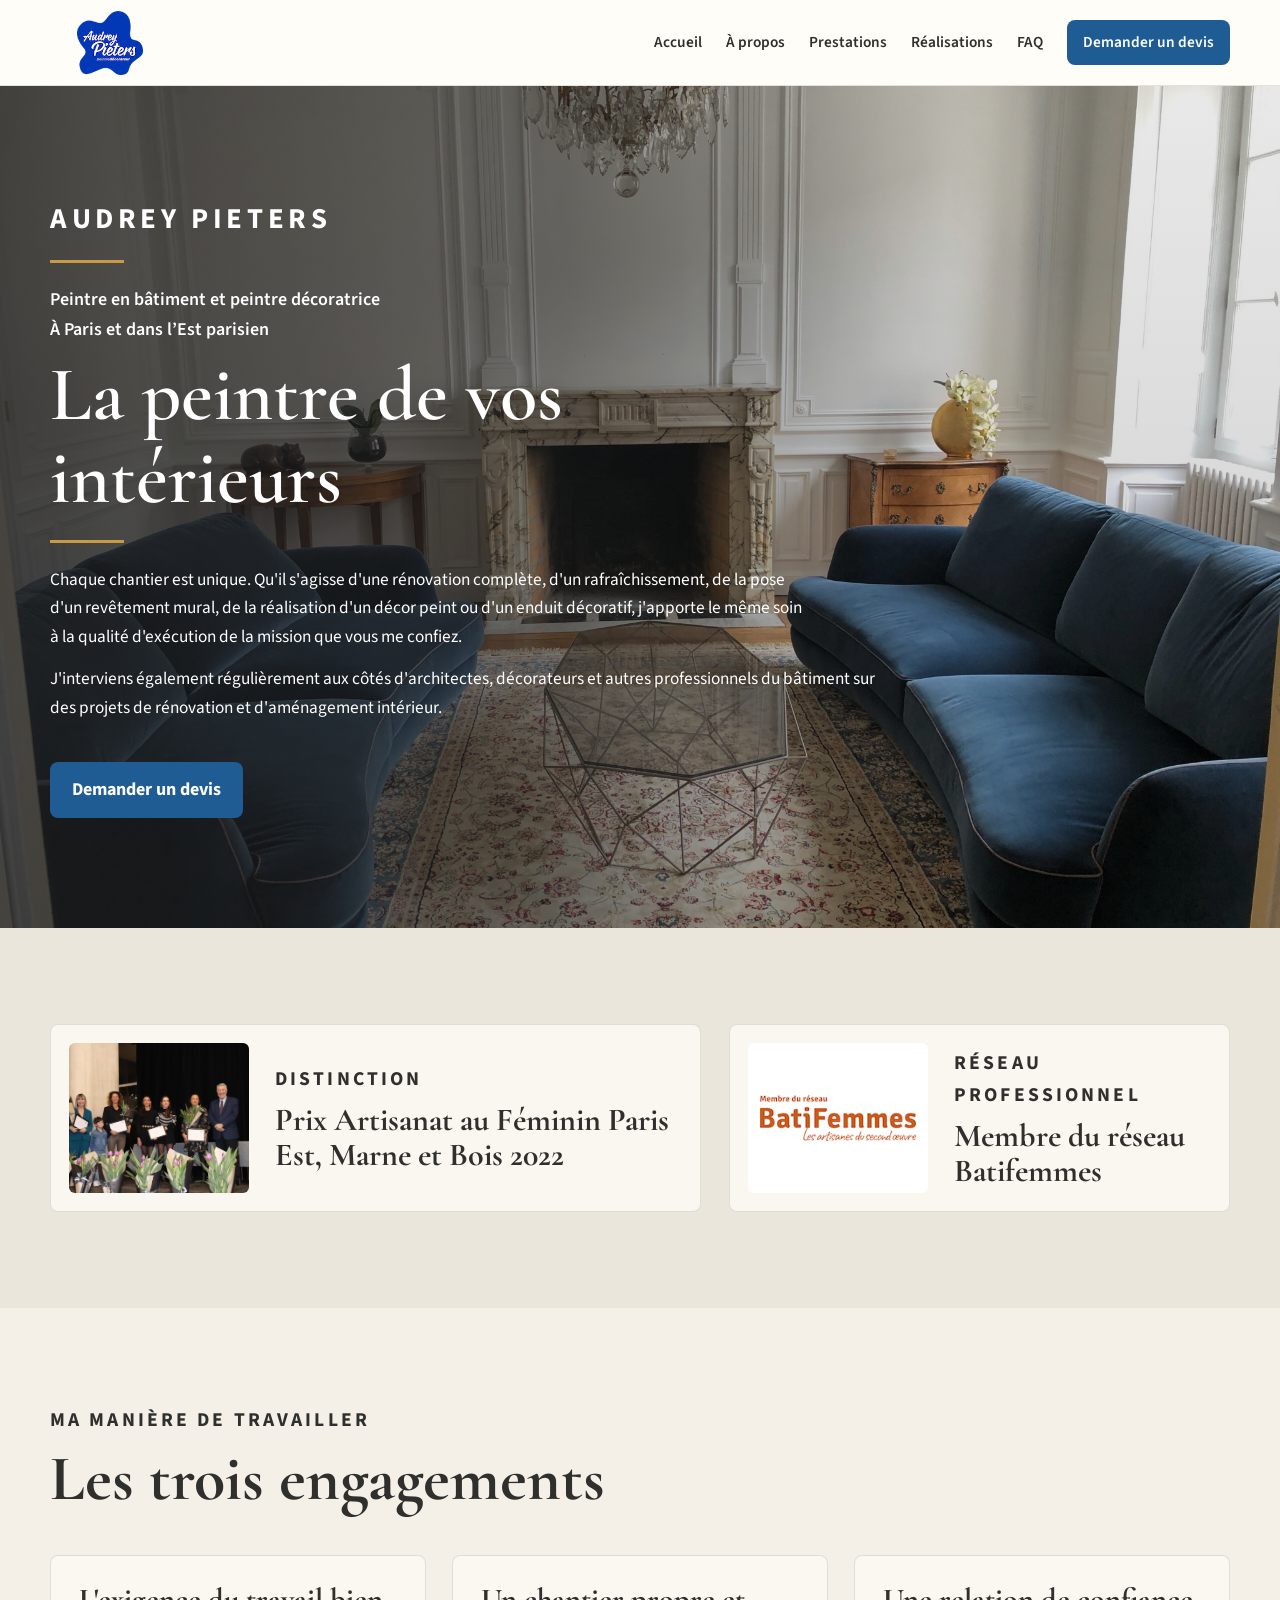
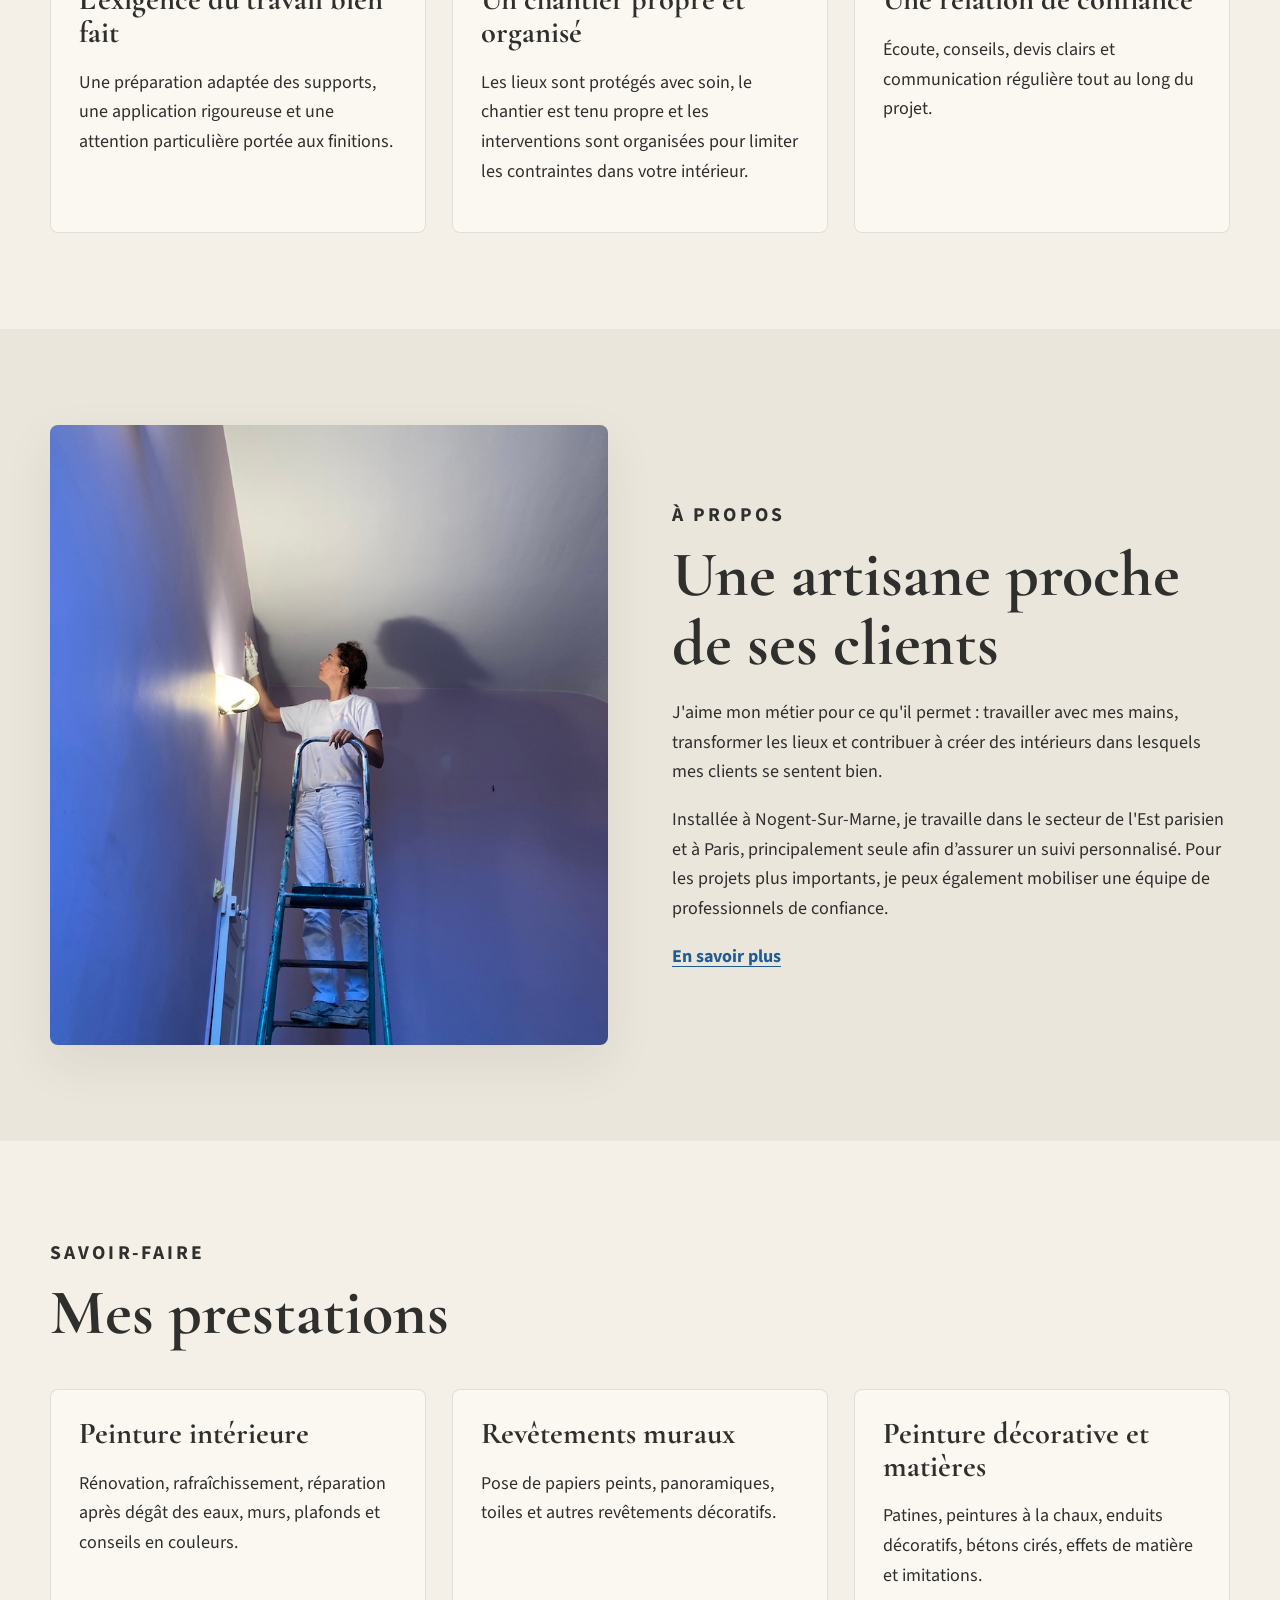
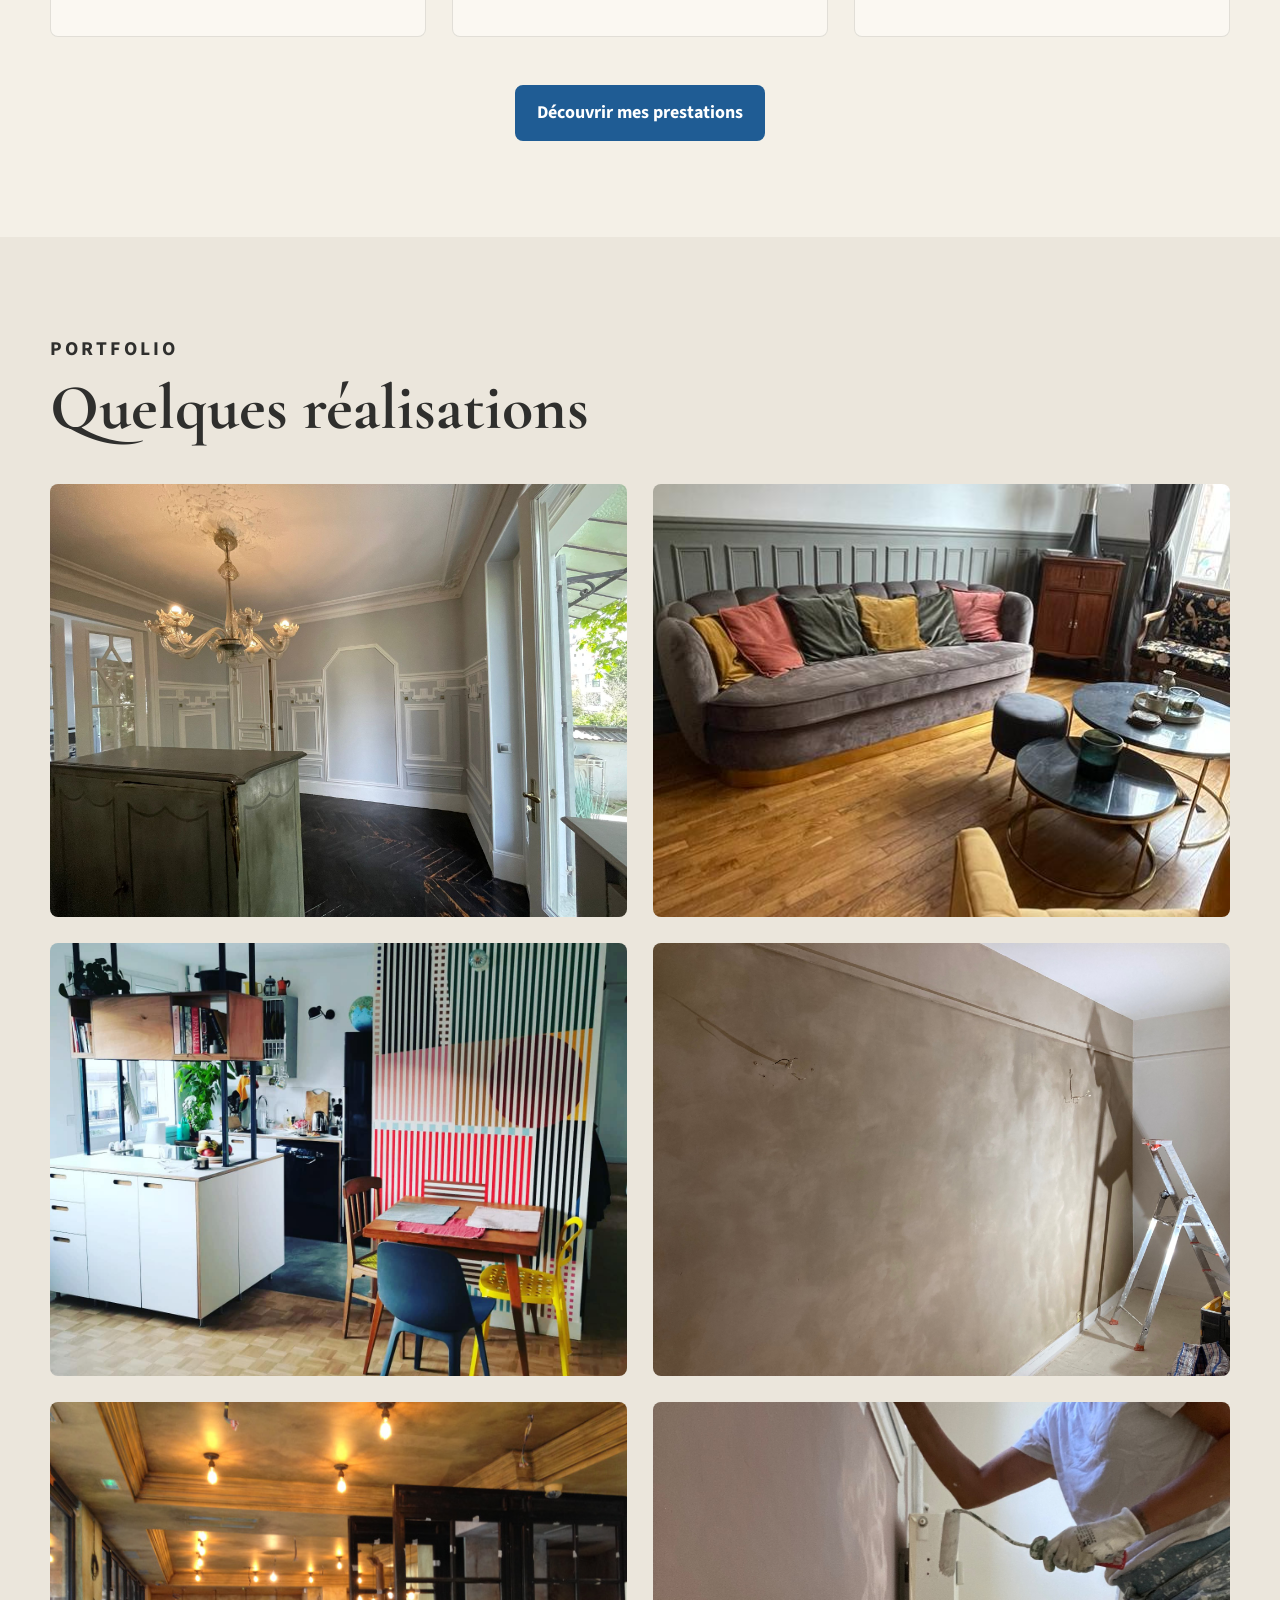
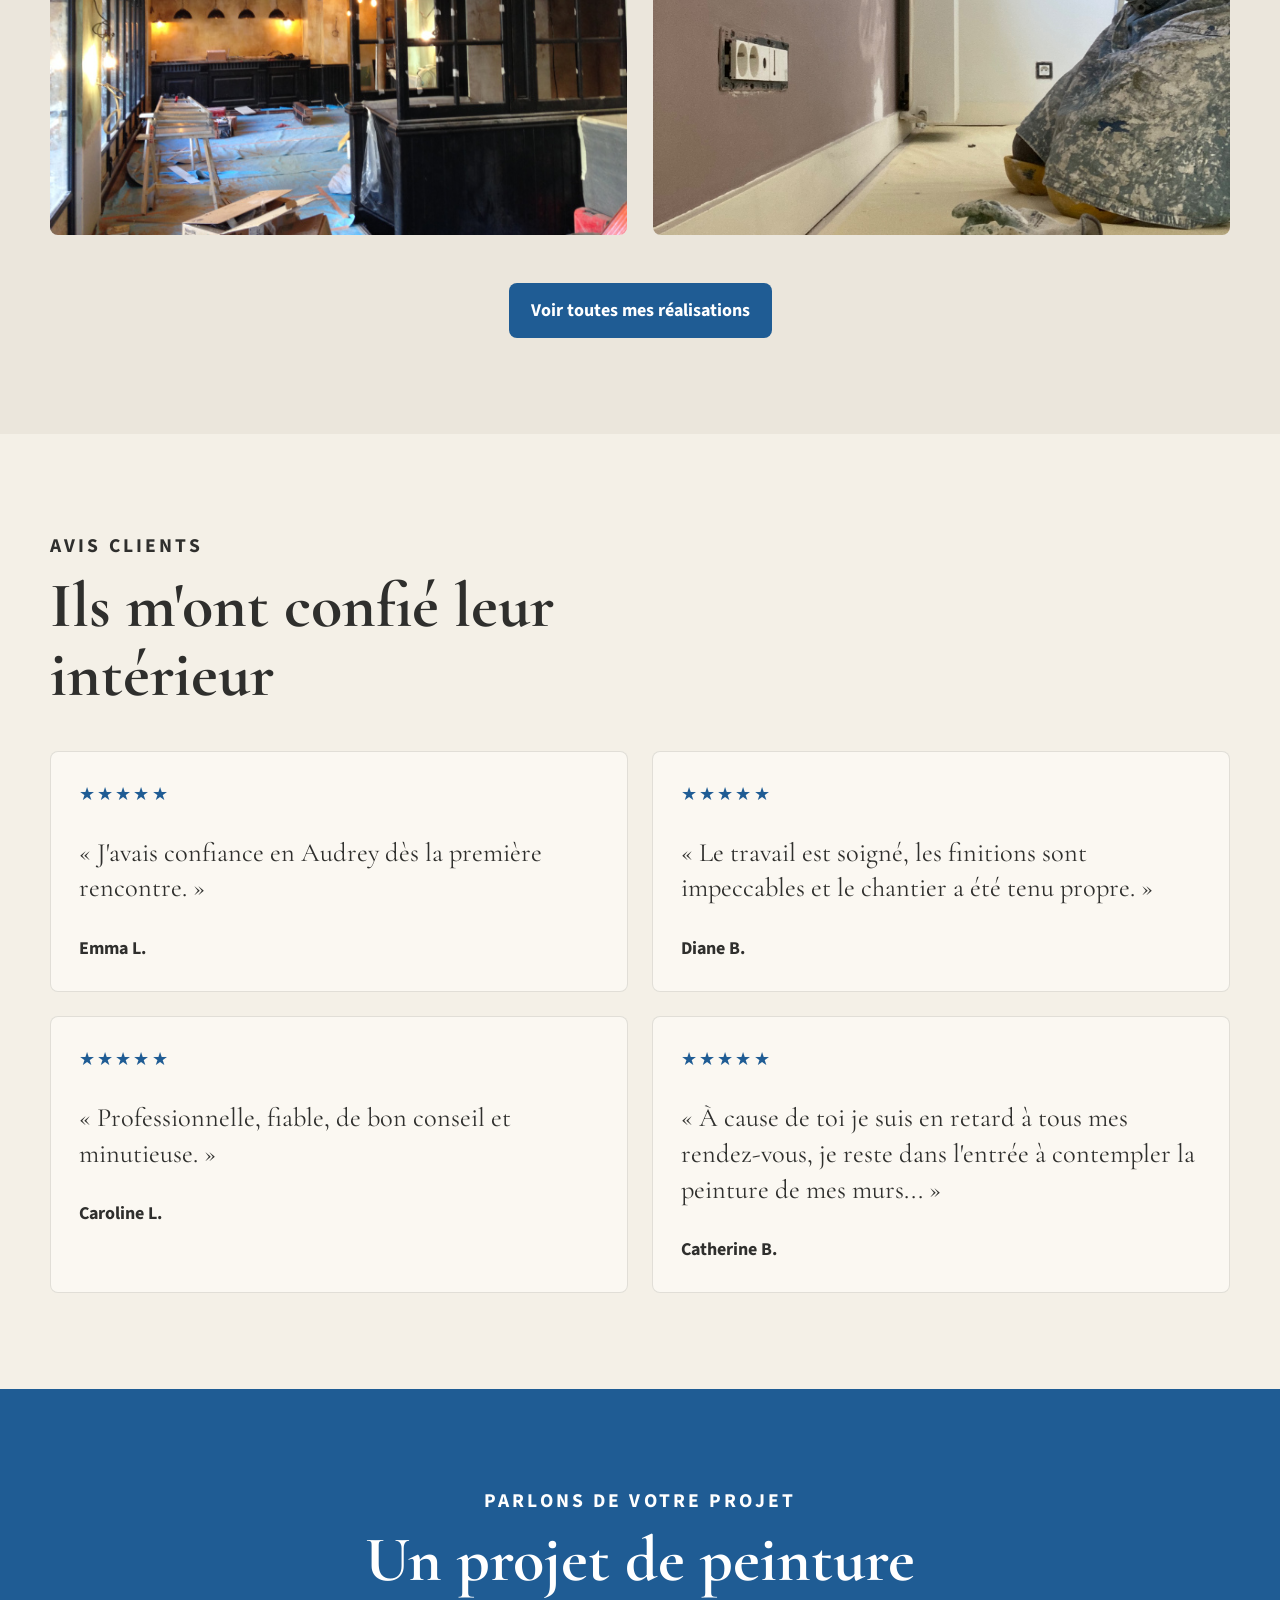
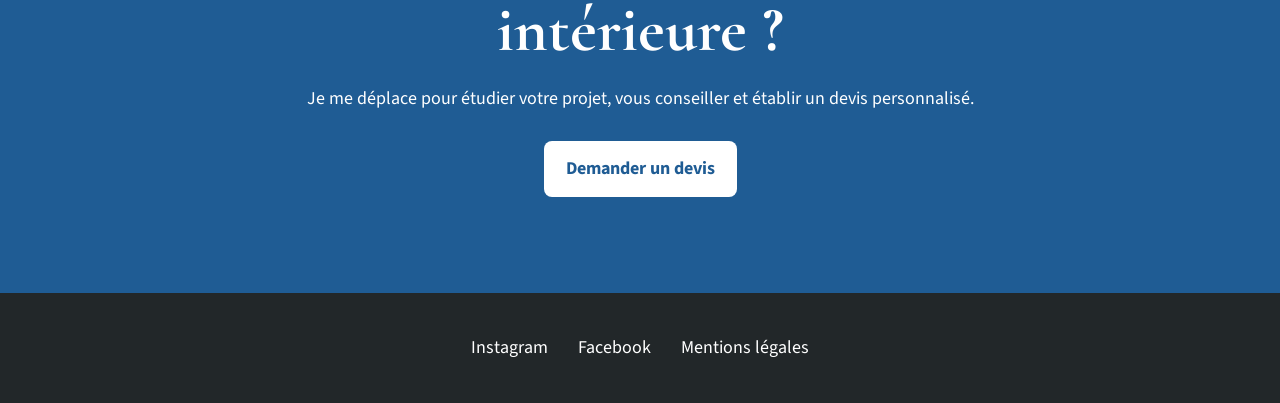
<file: index.html>
<!DOCTYPE html>
<html lang="fr">
<head>
  <meta charset="UTF-8">
  <meta name="viewport" content="width=device-width, initial-scale=1.0">
  <meta name="description" content="Audrey Pieters, peintre en bâtiment et peintre décoratrice à Nogent-sur-Marne. Rénovation, peinture intérieure, revêtements muraux et décors peints à Paris et dans l'Est parisien.">
  <title>Audrey Pieters | La peintre de vos intérieurs</title>
  <link rel="preconnect" href="https://fonts.googleapis.com">
  <link rel="preconnect" href="https://fonts.gstatic.com" crossorigin>
  <link href="https://fonts.googleapis.com/css2?family=Cormorant+Garamond:wght@500;600;700&family=Source+Sans+3:wght@400;500;600&display=swap" rel="stylesheet">
  <link rel="stylesheet" href="style.css">
</head>
<body>
  <header class="site-header">
    <a class="brand" href="index.html" aria-label="Accueil Audrey Pieters">
      <img src="assets/logo.png" alt="Logo Audrey Pieters">
    </a>

    <button class="menu-toggle" aria-expanded="false" aria-controls="main-nav" aria-label="Ouvrir le menu">
      <span></span><span></span><span></span>
    </button>

    <nav id="main-nav" class="main-nav" aria-label="Navigation principale">
      <a href="index.html" aria-current="page">Accueil</a>
      <a href="a-propos.html">À propos</a>
      <a href="prestations.html">Prestations</a>
      <a href="realisations.html">Réalisations</a>
      <a href="faq.html">FAQ</a>
      <a class="nav-cta" href="contact.html">Demander un devis</a>
    </nav>
  </header>

  <main>
    <section class="hero">
      <img class="hero-image" src="assets/hero.jpeg" alt="Salon rénové par Audrey Pieters">
      <div class="hero-overlay"></div>
      <div class="hero-content container">
        <p class="eyebrow">Audrey Pieters</p>
        <p class="profession">Peintre en bâtiment et peintre décoratrice<br>À Paris et dans l’Est parisien</p>
        <h1>La peintre de vos intérieurs</h1>
        <p class="hero-text">
          Chaque chantier est unique. Qu'il s'agisse d'une rénovation complète, d'un rafraîchissement,
          de la pose d'un revêtement mural, de la réalisation d'un décor peint ou d'un enduit décoratif,
          j'apporte le même soin à la qualité d'exécution de la mission que vous me confiez.
        </p>
        <p class="hero-text secondary">
          J'interviens également régulièrement aux côtés d'architectes, décorateurs et autres professionnels
          du bâtiment sur des projets de rénovation et d'aménagement intérieur.
        </p>
        <a class="button" href="contact.html">Demander un devis</a>
      </div>
    </section>

    <section class="recognition section section-stone">
      <div class="container recognition-grid">
        <article class="recognition-card">
          <img src="assets/prix-cma.jpeg" alt="Remise du Prix Artisanat au Féminin 2022">
          <div>
            <p class="kicker">Distinction</p>
            <h2>Prix Artisanat au Féminin Paris Est, Marne et Bois 2022</h2>
          </div>
        </article>
        <article class="recognition-card recognition-logo">
          <img src="assets/batifemmes.jpg" alt="Logo Batifemmes">
          <div>
            <p class="kicker">Réseau professionnel</p>
            <h2>Membre du réseau Batifemmes</h2>
          </div>
        </article>
      </div>
    </section>

    <section class="section commitments">
      <div class="container">
        <div class="section-heading">
          <p class="kicker">Ma manière de travailler</p>
          <h2>Les trois engagements</h2>
        </div>
        <div class="three-columns">
          <article class="text-card">
            <h3>L'exigence du travail bien fait</h3>
            <p>Une préparation adaptée des supports, une application rigoureuse et une attention particulière portée aux finitions.</p>
          </article>
          <article class="text-card">
            <h3>Un chantier propre et organisé</h3>
            <p>Les lieux sont protégés avec soin, le chantier est tenu propre et les interventions sont organisées pour limiter les contraintes dans votre intérieur.</p>
          </article>
          <article class="text-card">
            <h3>Une relation de confiance</h3>
            <p>Écoute, conseils, devis clairs et communication régulière tout au long du projet.</p>
          </article>
        </div>
      </div>
    </section>

    <section class="section section-stone">
      <div class="container split">
        <div class="split-media">
          <img src="assets/about.png" alt="Audrey Pieters en fin de journée sur un chantier">
        </div>
        <div class="split-content">
          <p class="kicker">À propos</p>
          <h2>Une artisane proche de ses clients</h2>
          <p>J'aime mon métier pour ce qu'il permet : travailler avec mes mains, transformer les lieux et contribuer à créer des intérieurs dans lesquels mes clients se sentent bien.</p>
          <p>Installée à Nogent-Sur-Marne, je travaille dans le secteur de l'Est parisien et à Paris, principalement seule afin d’assurer un suivi personnalisé. Pour les projets plus importants, je peux également mobiliser une équipe de professionnels de confiance.</p>
          <a class="text-link" href="a-propos.html">En savoir plus</a>
        </div>
      </div>
    </section>

    <section class="section services-preview">
      <div class="container">
        <div class="section-heading">
          <p class="kicker">Savoir-faire</p>
          <h2>Mes prestations</h2>
        </div>
        <div class="three-columns">
          <article class="service-card">
            <h3>Peinture intérieure</h3>
            <p>Rénovation, rafraîchissement, réparation après dégât des eaux, murs, plafonds et conseils en couleurs.</p>
          </article>
          <article class="service-card">
            <h3>Revêtements muraux</h3>
            <p>Pose de papiers peints, panoramiques, toiles et autres revêtements décoratifs.</p>
          </article>
          <article class="service-card">
            <h3>Peinture décorative et matières</h3>
            <p>Patines, peintures à la chaux, enduits décoratifs, bétons cirés, effets de matière et imitations.</p>
          </article>
        </div>
        <div class="center">
          <a class="button" href="prestations.html">Découvrir mes prestations</a>
        </div>
      </div>
    </section>

    <section class="section section-stone">
      <div class="container">
        <div class="section-heading">
          <p class="kicker">Portfolio</p>
          <h2>Quelques réalisations</h2>
        </div>
        <div class="gallery home-gallery">
          <figure><img src="assets/moulures.jpg" alt="Salon avec moulures et boiseries peintes"></figure>
          <figure><img src="assets/soubassements.jpg" alt="Salon avec soubassements peints"></figure>
          <figure><img src="assets/cuisine-anne.jpeg" alt="Cuisine rénovée"></figure>
          <figure><img src="assets/mur-chaux.jpeg" alt="Mur décoratif à la chaux"></figure>
          <figure><img src="assets/convention.jpg" alt="Salle de restaurant Le Convention"></figure>
          <figure><img src="assets/sous-fenetre.jpeg" alt="Audrey Pieters peignant sous une fenêtre"></figure>
        </div>
        <div class="center">
          <a class="button" href="realisations.html">Voir toutes mes réalisations</a>
        </div>
      </div>
    </section>

    <section class="section testimonials">
      <div class="container">
        <div class="section-heading">
          <p class="kicker">Avis clients</p>
          <h2>Ils m'ont confié leur intérieur</h2>
        </div>
        <div class="testimonials-grid">
          <blockquote><div class="stars" aria-label="5 étoiles">★★★★★</div><p>« J'avais confiance en Audrey dès la première rencontre. »</p><cite>Emma L.</cite></blockquote>
          <blockquote><div class="stars" aria-label="5 étoiles">★★★★★</div><p>« Le travail est soigné, les finitions sont impeccables et le chantier a été tenu propre. »</p><cite>Diane B.</cite></blockquote>
          <blockquote><div class="stars" aria-label="5 étoiles">★★★★★</div><p>« Professionnelle, fiable, de bon conseil et minutieuse. »</p><cite>Caroline L.</cite></blockquote>
          <blockquote><div class="stars" aria-label="5 étoiles">★★★★★</div><p>« À cause de toi je suis en retard à tous mes rendez-vous, je reste dans l'entrée à contempler la peinture de mes murs... »</p><cite>Catherine B.</cite></blockquote>
        </div>
      </div>
    </section>

    <section class="section contact-cta">
      <div class="container compact">
        <p class="kicker">Parlons de votre projet</p>
        <h2>Un projet de peinture intérieure&nbsp;?</h2>
        <p>Je me déplace pour étudier votre projet, vous conseiller et établir un devis personnalisé.</p>
        <a class="button" href="contact.html">Demander un devis</a>
      </div>
    </section>
  </main>

  <footer class="site-footer">
    <div class="container footer-inner">
      <a href="https://www.instagram.com/audreypieterspeintre?utm_source=qr" target="_blank" rel="noopener noreferrer">Instagram</a>
      <a href="https://www.facebook.com/share/1JHgTvEB2t/?mibextid=wwXIfr" target="_blank" rel="noopener noreferrer">Facebook</a>
      <a href="mentions-legales.html">Mentions légales</a>
    </div>
  </footer>

  <script>
    const toggle = document.querySelector('.menu-toggle');
    const nav = document.querySelector('.main-nav');
    toggle.addEventListener('click', () => {
      const open = toggle.getAttribute('aria-expanded') === 'true';
      toggle.setAttribute('aria-expanded', String(!open));
      nav.classList.toggle('is-open');
    });
  </script>
</body>
</html>
</file>
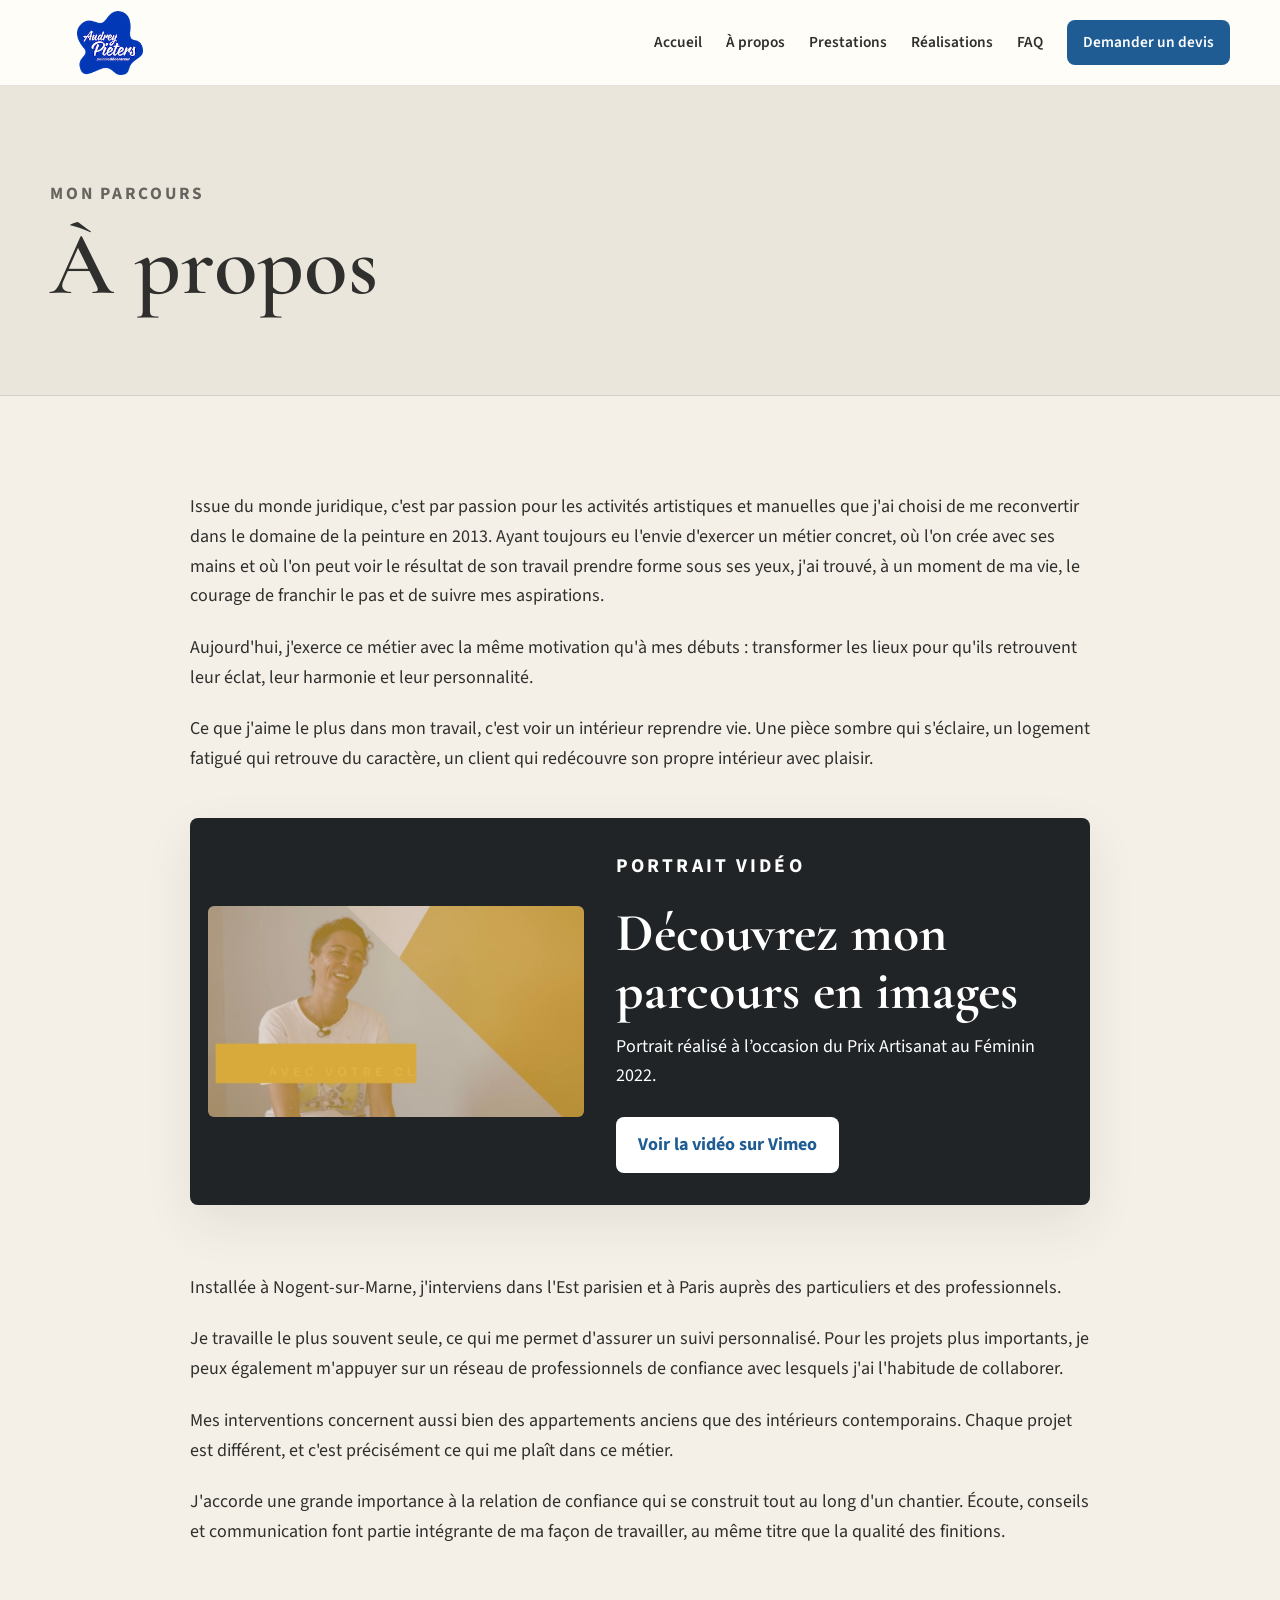
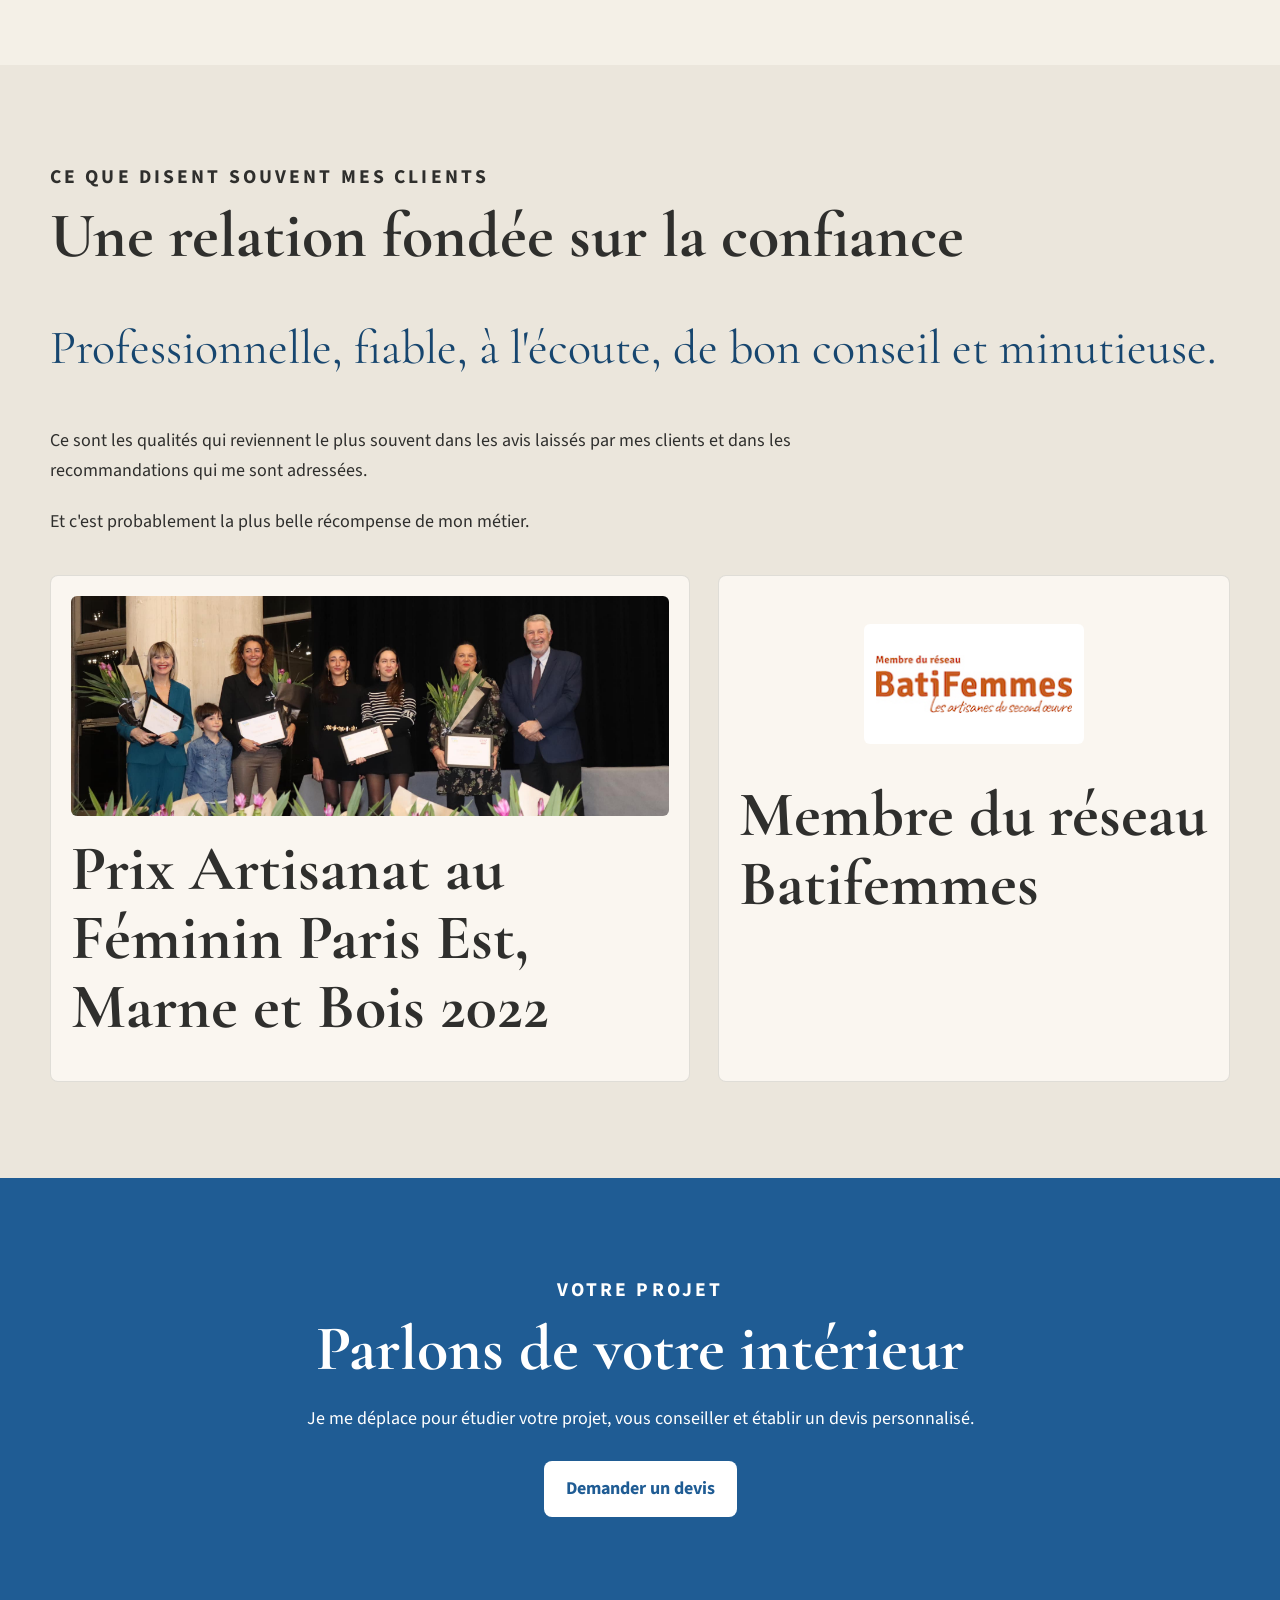
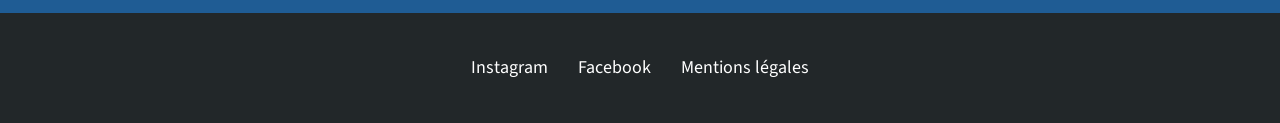
<file: a-propos.html>
<!DOCTYPE html>
<html lang="fr">
<head>
  <meta charset="UTF-8">
  <meta name="viewport" content="width=device-width, initial-scale=1.0">
  <meta name="description" content="Découvrez le parcours d'Audrey Pieters, peintre en bâtiment et peintre décoratrice installée à Nogent-sur-Marne.">
  <title>À propos | Audrey Pieters</title>
  <link rel="preconnect" href="https://fonts.googleapis.com">
  <link rel="preconnect" href="https://fonts.gstatic.com" crossorigin>
  <link href="https://fonts.googleapis.com/css2?family=Cormorant+Garamond:wght@500;600;700&family=Source+Sans+3:wght@400;500;600&display=swap" rel="stylesheet">
  <link rel="stylesheet" href="style.css">
</head>
<body>
  <header class="site-header">
    <a class="brand" href="index.html" aria-label="Accueil Audrey Pieters">
      <img src="assets/logo.png" alt="Logo Audrey Pieters">
    </a>

    <button class="menu-toggle" aria-expanded="false" aria-controls="main-nav" aria-label="Ouvrir le menu">
      <span></span><span></span><span></span>
    </button>

    <nav id="main-nav" class="main-nav" aria-label="Navigation principale">
      <a href="index.html">Accueil</a>
      <a href="a-propos.html" aria-current="page">À propos</a>
      <a href="prestations.html">Prestations</a>
      <a href="realisations.html">Réalisations</a>
      <a href="faq.html">FAQ</a>
      <a class="nav-cta" href="contact.html">Demander un devis</a>
    </nav>
  </header>

  <main>
    <section class="page-hero">
      <div class="container">
        <p class="kicker">Mon parcours</p>
        <h1>À propos</h1>
      </div>
    </section>

    <section class="section">
      <div class="container prose">
        <p>Issue du monde juridique, c'est par passion pour les activités artistiques et manuelles que j'ai choisi de me reconvertir dans le domaine de la peinture en 2013. Ayant toujours eu l'envie d'exercer un métier concret, où l'on crée avec ses mains et où l'on peut voir le résultat de son travail prendre forme sous ses yeux, j'ai trouvé, à un moment de ma vie, le courage de franchir le pas et de suivre mes aspirations.</p>

        <p>Aujourd'hui, j'exerce ce métier avec la même motivation qu'à mes débuts : transformer les lieux pour qu'ils retrouvent leur éclat, leur harmonie et leur personnalité.</p>

        <p>Ce que j'aime le plus dans mon travail, c'est voir un intérieur reprendre vie. Une pièce sombre qui s'éclaire, un logement fatigué qui retrouve du caractère, un client qui redécouvre son propre intérieur avec plaisir.</p>

        <div class="video-link-card">
          <a class="video-thumbnail"
             href="https://vimeo.com/769459590/e17add5ecf?fl=pl&amp;fe=sh"
             target="_blank"
             rel="noopener noreferrer"
             aria-label="Voir le portrait vidéo d’Audrey Pieters sur Vimeo">
            <img src="assets/portrait-video.jpg" alt="Extrait du portrait vidéo d’Audrey Pieters">
          </a>
          <div class="video-link-content">
            <p class="kicker">Portrait vidéo</p>
            <h2>Découvrez mon parcours en images</h2>
            <p>Portrait réalisé à l’occasion du Prix Artisanat au Féminin 2022.</p>
            <a class="button video-button"
               href="https://vimeo.com/769459590/e17add5ecf?fl=pl&amp;fe=sh"
               target="_blank"
               rel="noopener noreferrer">
              Voir la vidéo sur Vimeo
            </a>
          </div>
        </div>

        <p>Installée à Nogent-sur-Marne, j'interviens dans l'Est parisien et à Paris auprès des particuliers et des professionnels.</p>

        <p>Je travaille le plus souvent seule, ce qui me permet d'assurer un suivi personnalisé. Pour les projets plus importants, je peux également m'appuyer sur un réseau de professionnels de confiance avec lesquels j'ai l'habitude de collaborer.</p>

        <p>Mes interventions concernent aussi bien des appartements anciens que des intérieurs contemporains. Chaque projet est différent, et c'est précisément ce qui me plaît dans ce métier.</p>

        <p>J'accorde une grande importance à la relation de confiance qui se construit tout au long d'un chantier. Écoute, conseils et communication font partie intégrante de ma façon de travailler, au même titre que la qualité des finitions.</p>
      </div>
    </section>

    <section class="section section-stone">
      <div class="container">
        <div class="section-heading">
          <p class="kicker">Ce que disent souvent mes clients</p>
          <h2 class="trust-heading">Une relation fondée sur la confiance</h2>
        </div>

        <p class="client-qualities">Professionnelle, fiable, à l'écoute, de bon conseil et minutieuse.</p>

        <div class="prose">
          <p>Ce sont les qualités qui reviennent le plus souvent dans les avis laissés par mes clients et dans les recommandations qui me sont adressées.</p>
          <p>Et c'est probablement la plus belle récompense de mon métier.</p>
        </div>

        <div class="inner-recognition">
          <article>
            <img src="assets/prix-cma.jpeg" alt="Remise du Prix Artisanat au Féminin 2022">
            <h2>Prix Artisanat au Féminin Paris Est, Marne et Bois 2022</h2>
          </article>
          <article>
            <img class="network-logo" src="assets/batifemmes.jpg" alt="Logo Batifemmes">
            <h2>Membre du réseau Batifemmes</h2>
          </article>
        </div>
      </div>
    </section>

    <section class="section contact-cta">
      <div class="container compact">
        <p class="kicker">Votre projet</p>
        <h2>Parlons de votre intérieur</h2>
        <p>Je me déplace pour étudier votre projet, vous conseiller et établir un devis personnalisé.</p>
        <a class="button" href="contact.html">Demander un devis</a>
      </div>
    </section>
  </main>

  <footer class="site-footer">
    <div class="container footer-inner">
      <a href="https://www.instagram.com/audreypieterspeintre?utm_source=qr" target="_blank" rel="noopener noreferrer">Instagram</a>
      <a href="https://www.facebook.com/share/1JHgTvEB2t/?mibextid=wwXIfr" target="_blank" rel="noopener noreferrer">Facebook</a>
      <a href="mentions-legales.html">Mentions légales</a>
    </div>
  </footer>

  <script>
    const toggle = document.querySelector('.menu-toggle');
    const nav = document.querySelector('.main-nav');
    toggle.addEventListener('click', () => {
      const open = toggle.getAttribute('aria-expanded') === 'true';
      toggle.setAttribute('aria-expanded', String(!open));
      nav.classList.toggle('is-open');
    });
  </script>
</body>
</html>
</file>
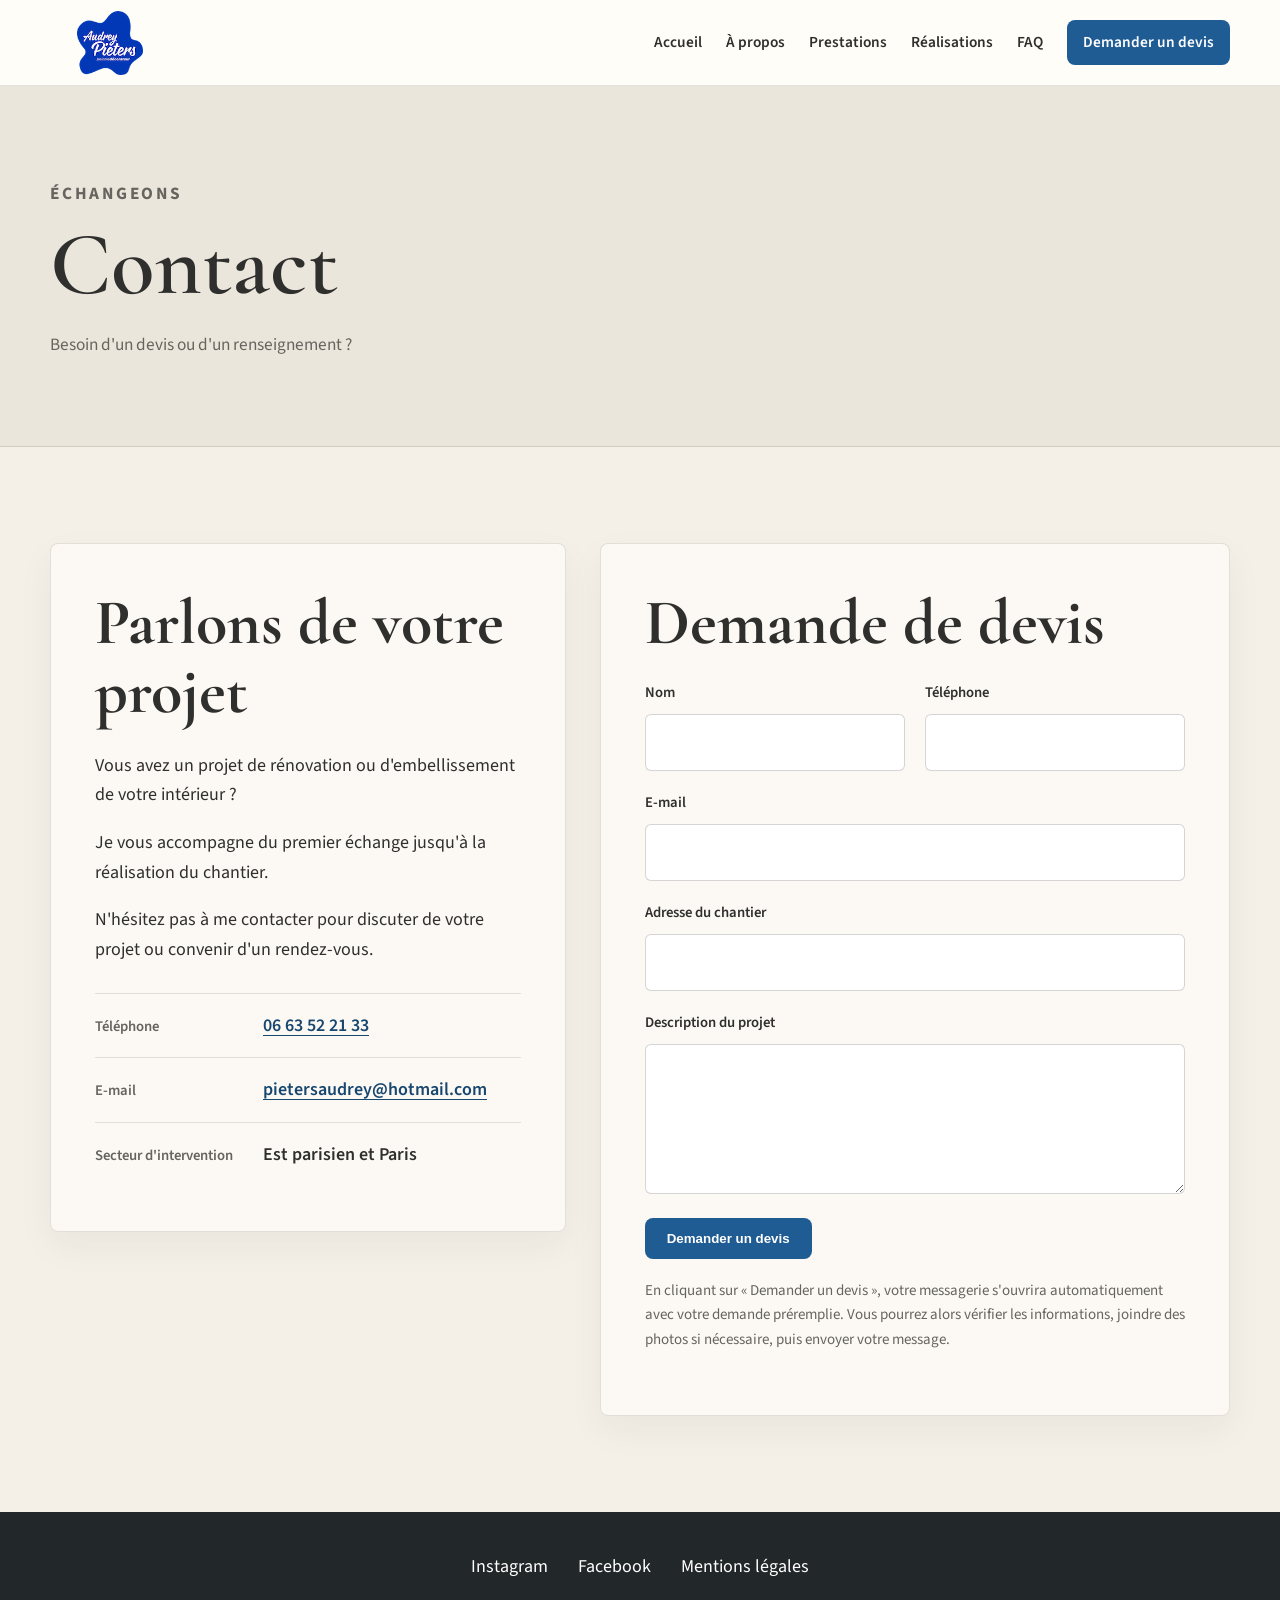
<file: contact.html>
<!DOCTYPE html><html lang="fr"><head><meta charset="UTF-8"><meta name="viewport" content="width=device-width,initial-scale=1"><title>Contact | Audrey Pieters</title><link rel="preconnect" href="https://fonts.googleapis.com"><link rel="preconnect" href="https://fonts.gstatic.com" crossorigin><link href="https://fonts.googleapis.com/css2?family=Cormorant+Garamond:wght@500;600;700&family=Source+Sans+3:wght@400;500;600&display=swap" rel="stylesheet"><link rel="stylesheet" href="style.css"></head><body><header class="site-header"><a class="brand" href="index.html" aria-label="Accueil Audrey Pieters"><img src="assets/logo.png" alt="Logo Audrey Pieters"></a><button class="menu-toggle" aria-expanded="false" aria-controls="main-nav" aria-label="Ouvrir le menu"><span></span><span></span><span></span></button><nav id="main-nav" class="main-nav" aria-label="Navigation principale"><a href="index.html">Accueil</a><a href="a-propos.html">À propos</a><a href="prestations.html">Prestations</a><a href="realisations.html">Réalisations</a><a href="faq.html">FAQ</a><a class="nav-cta" href="contact.html">Demander un devis</a></nav></header><main><section class="page-hero"><div class="container"><p class="kicker">Échangeons</p><h1>Contact</h1><p>Besoin d'un devis ou d'un renseignement ?</p></div></section><section class="section"><div class="container contact-layout"><aside class="contact-details"><h2>Parlons de votre projet</h2><p>Vous avez un projet de rénovation ou d'embellissement de votre intérieur ?</p><p>Je vous accompagne du premier échange jusqu'à la réalisation du chantier.</p><p>N'hésitez pas à me contacter pour discuter de votre projet ou convenir d'un rendez-vous.</p><div class="contact-item"><span class="contact-label">Téléphone</span><a href="tel:+33663522133">06 63 52 21 33</a></div><div class="contact-item"><span class="contact-label">E-mail</span><a href="mailto:pietersaudrey@hotmail.com">pietersaudrey@hotmail.com</a></div><div class="contact-item"><span class="contact-label">Secteur d'intervention</span><strong>Est parisien et Paris</strong></div></aside><section class="contact-form"><h2>Demande de devis</h2><form id="quote-form"><div class="form-grid"><div class="form-field"><label for="name">Nom</label><input id="name" name="name" required></div><div class="form-field"><label for="phone">Téléphone</label><input id="phone" name="phone" type="tel" required></div><div class="form-field full"><label for="email">E-mail</label><input id="email" name="email" type="email" required></div><div class="form-field full"><label for="address">Adresse du chantier</label><input id="address" name="address" required></div><div class="form-field full"><label for="project">Description du projet</label><textarea id="project" name="project" required></textarea></div></div><button class="button" type="submit">Demander un devis</button><p class="form-note">En cliquant sur « Demander un devis », votre messagerie s'ouvrira automatiquement avec votre demande préremplie. Vous pourrez alors vérifier les informations, joindre des photos si nécessaire, puis envoyer votre message.</p><p id="form-status" class="form-status" aria-live="polite"></p></form></section></div></section></main><footer class="site-footer"><div class="container footer-inner"><a href="https://www.instagram.com/audreypieterspeintre?utm_source=qr" target="_blank" rel="noopener noreferrer">Instagram</a><a href="https://www.facebook.com/share/1JHgTvEB2t/?mibextid=wwXIfr" target="_blank" rel="noopener noreferrer">Facebook</a><a href="mentions-legales.html">Mentions légales</a></div></footer><script>const toggle=document.querySelector('.menu-toggle');const nav=document.querySelector('.main-nav');toggle.addEventListener('click',()=>{const open=toggle.getAttribute('aria-expanded')==='true';toggle.setAttribute('aria-expanded',String(!open));nav.classList.toggle('is-open')});</script><script>const form=document.getElementById('quote-form');const status=document.getElementById('form-status');form.addEventListener('submit',e=>{e.preventDefault();const d=new FormData(form);const s=encodeURIComponent('Demande de devis depuis le site');const b=encodeURIComponent('Nom : '+d.get('name')+'\nTéléphone : '+d.get('phone')+'\nE-mail : '+d.get('email')+'\nAdresse du chantier : '+d.get('address')+'\n\nDescription du projet :\n'+d.get('project'));status.textContent='Votre messagerie va s’ouvrir pour envoyer la demande.';location.href='mailto:pietersaudrey@hotmail.com?subject='+s+'&body='+b;});</script></body></html>
</file>
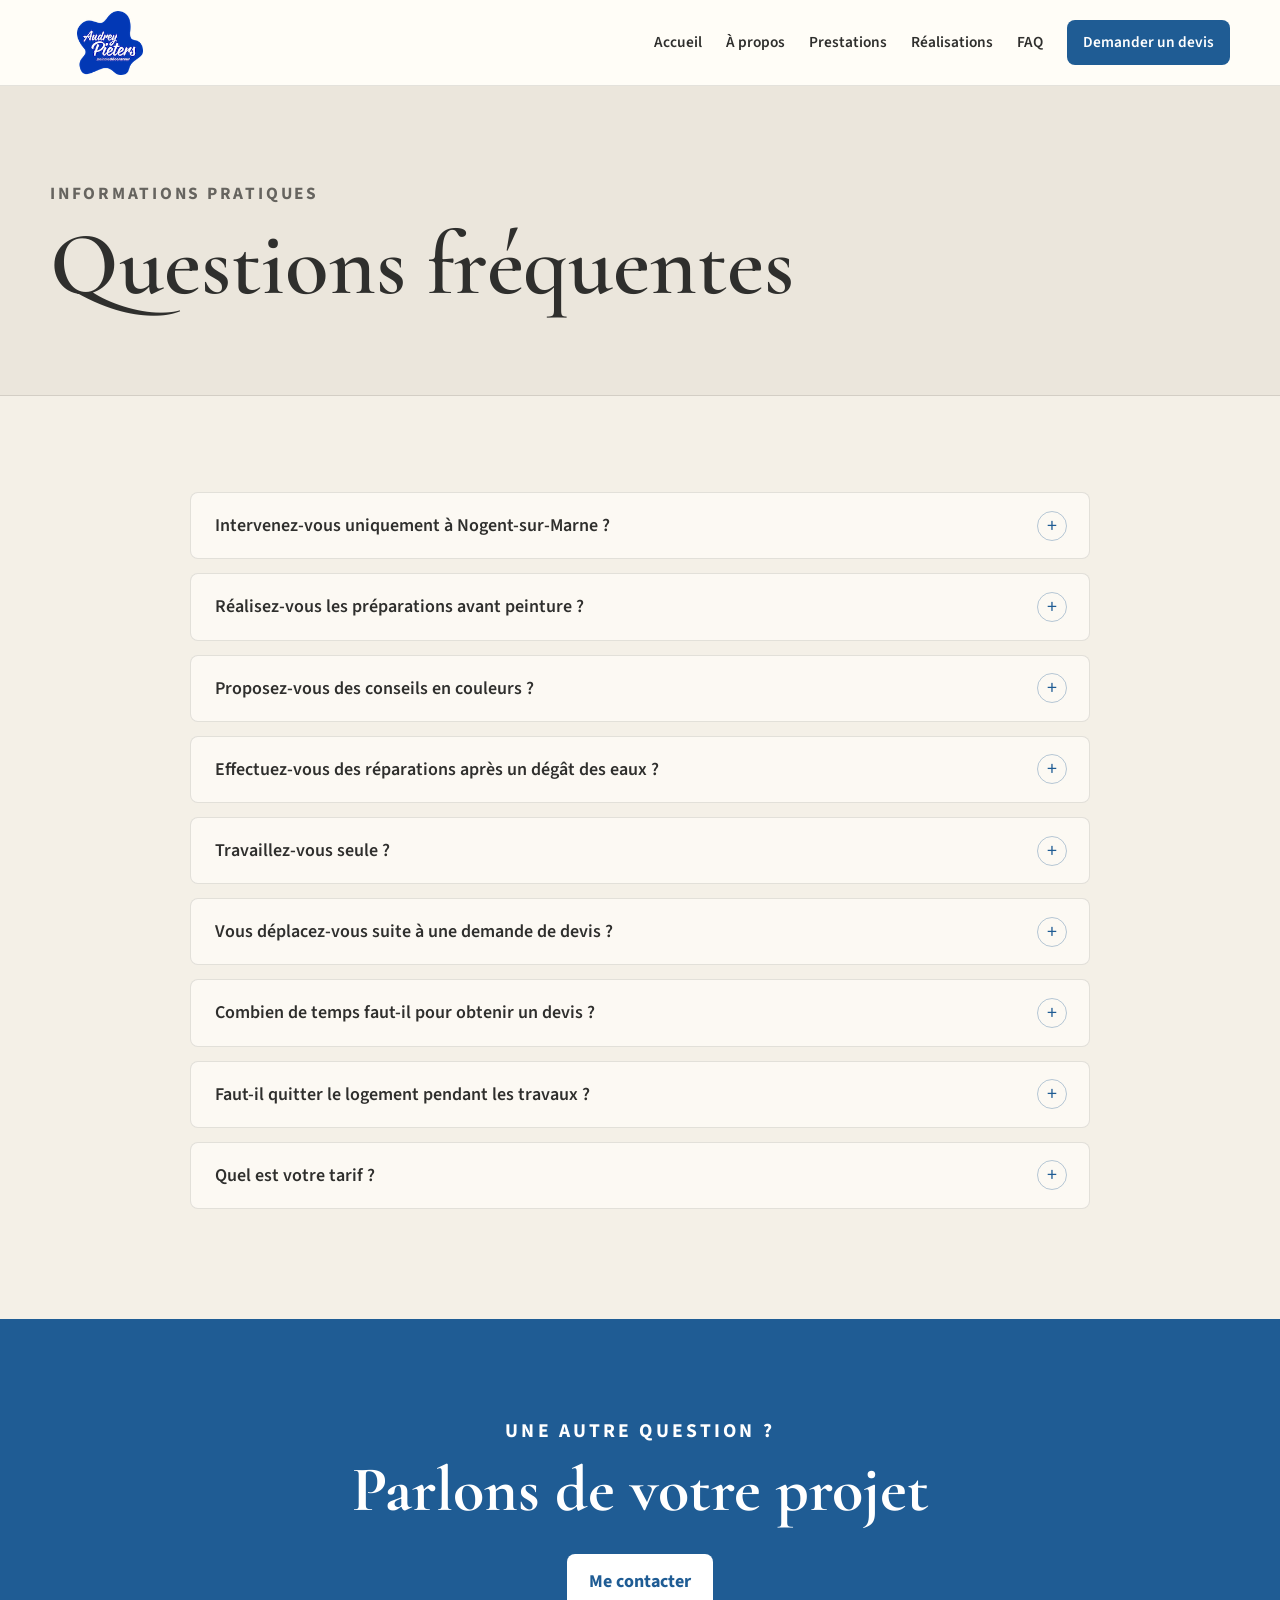
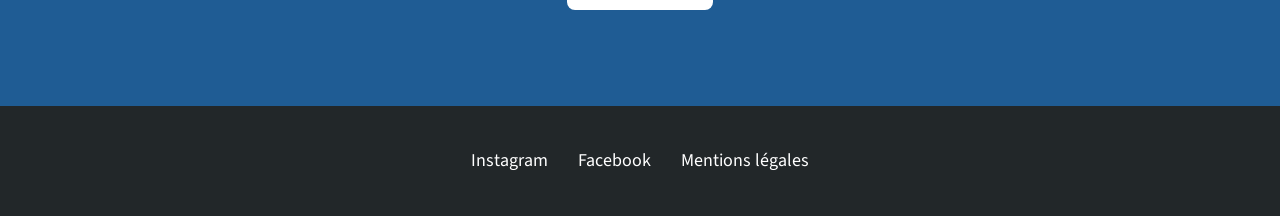
<file: faq.html>
<!DOCTYPE html><html lang="fr"><head><meta charset="UTF-8"><meta name="viewport" content="width=device-width,initial-scale=1"><title>FAQ | Audrey Pieters</title><link rel="preconnect" href="https://fonts.googleapis.com"><link rel="preconnect" href="https://fonts.gstatic.com" crossorigin><link href="https://fonts.googleapis.com/css2?family=Cormorant+Garamond:wght@500;600;700&family=Source+Sans+3:wght@400;500;600&display=swap" rel="stylesheet"><link rel="stylesheet" href="style.css"></head><body><header class="site-header"><a class="brand" href="index.html" aria-label="Accueil Audrey Pieters"><img src="assets/logo.png" alt="Logo Audrey Pieters"></a><button class="menu-toggle" aria-expanded="false" aria-controls="main-nav" aria-label="Ouvrir le menu"><span></span><span></span><span></span></button><nav id="main-nav" class="main-nav" aria-label="Navigation principale"><a href="index.html">Accueil</a><a href="a-propos.html">À propos</a><a href="prestations.html">Prestations</a><a href="realisations.html">Réalisations</a><a href="faq.html">FAQ</a><a class="nav-cta" href="contact.html">Demander un devis</a></nav></header><main><section class="page-hero"><div class="container"><p class="kicker">Informations pratiques</p><h1>Questions fréquentes</h1></div></section><section class="section"><div class="container faq-list"><details><summary>Intervenez-vous uniquement à Nogent-sur-Marne ?</summary><div class='faq-answer'><p>Non. J'interviens principalement dans l'Est parisien mais également à Paris.</p></div></details><details><summary>Réalisez-vous les préparations avant peinture ?</summary><div class='faq-answer'><p>Oui. Selon l'état des supports, je peux réaliser les travaux nécessaires à une finition soignée : rebouchage, traitement des fissures, enduits, ponçage et préparation des surfaces avant mise en peinture.</p></div></details><details><summary>Proposez-vous des conseils en couleurs ?</summary><div class='faq-answer'><p>Oui. Le choix des couleurs joue un rôle essentiel dans l'ambiance d'un intérieur. Je peux vous accompagner dans vos réflexions afin de trouver les teintes les plus adaptées à votre projet, à la lumière des lieux et à vos envies.</p></div></details><details><summary>Effectuez-vous des réparations après un dégât des eaux ?</summary><div class='faq-answer'><p>Oui. J'interviens régulièrement après un dégât des eaux pour remettre en état murs et plafonds après les travaux de réparation réalisés en amont.</p></div></details><details><summary>Travaillez-vous seule ?</summary><div class='faq-answer'><p>Oui, dans la majorité des cas. En fonction de l'importance du chantier, je peux toutefois mobiliser une équipe.</p></div></details><details><summary>Vous déplacez-vous suite à une demande de devis ?</summary><div class='faq-answer'><p>Oui. Après un échange sur votre projet et une visite sur place, je vous adresse ensuite un devis détaillé et gratuit.</p></div></details><details><summary>Combien de temps faut-il pour obtenir un devis ?</summary><div class='faq-answer'><p>Selon la nature du projet, le devis est généralement transmis dans les jours qui suivent la visite.</p></div></details><details><summary>Faut-il quitter le logement pendant les travaux ?</summary><div class='faq-answer'><p>Pas nécessairement. Cela dépend de l'ampleur du chantier. Lors de notre premier échange, nous étudions ensemble l'organisation la plus adaptée afin de limiter les contraintes.</p></div></details><details><summary>Quel est votre tarif ?</summary><div class='faq-answer'><p>Le coût d'un chantier dépend de nombreux critères : état des supports, niveau de préparation nécessaire, hauteur sous plafond, choix des matériaux et complexité du projet. Chaque projet faisant l'objet d'une étude personnalisée, un devis détaillé et gratuit est établi après visite des lieux.</p></div></details></div></section><section class="section contact-cta"><div class="container compact"><p class="kicker">Une autre question ?</p><h2>Parlons de votre projet</h2><a class="button" href="contact.html">Me contacter</a></div></section></main><footer class="site-footer"><div class="container footer-inner"><a href="https://www.instagram.com/audreypieterspeintre?utm_source=qr" target="_blank" rel="noopener noreferrer">Instagram</a><a href="https://www.facebook.com/share/1JHgTvEB2t/?mibextid=wwXIfr" target="_blank" rel="noopener noreferrer">Facebook</a><a href="mentions-legales.html">Mentions légales</a></div></footer><script>const toggle=document.querySelector('.menu-toggle');const nav=document.querySelector('.main-nav');toggle.addEventListener('click',()=>{const open=toggle.getAttribute('aria-expanded')==='true';toggle.setAttribute('aria-expanded',String(!open));nav.classList.toggle('is-open')});document.querySelectorAll('.faq-list details').forEach((item)=>{const summary=item.querySelector('summary');summary.addEventListener('click',(event)=>{event.preventDefault();item.open=!item.open;});});</script></body></html>
</file>
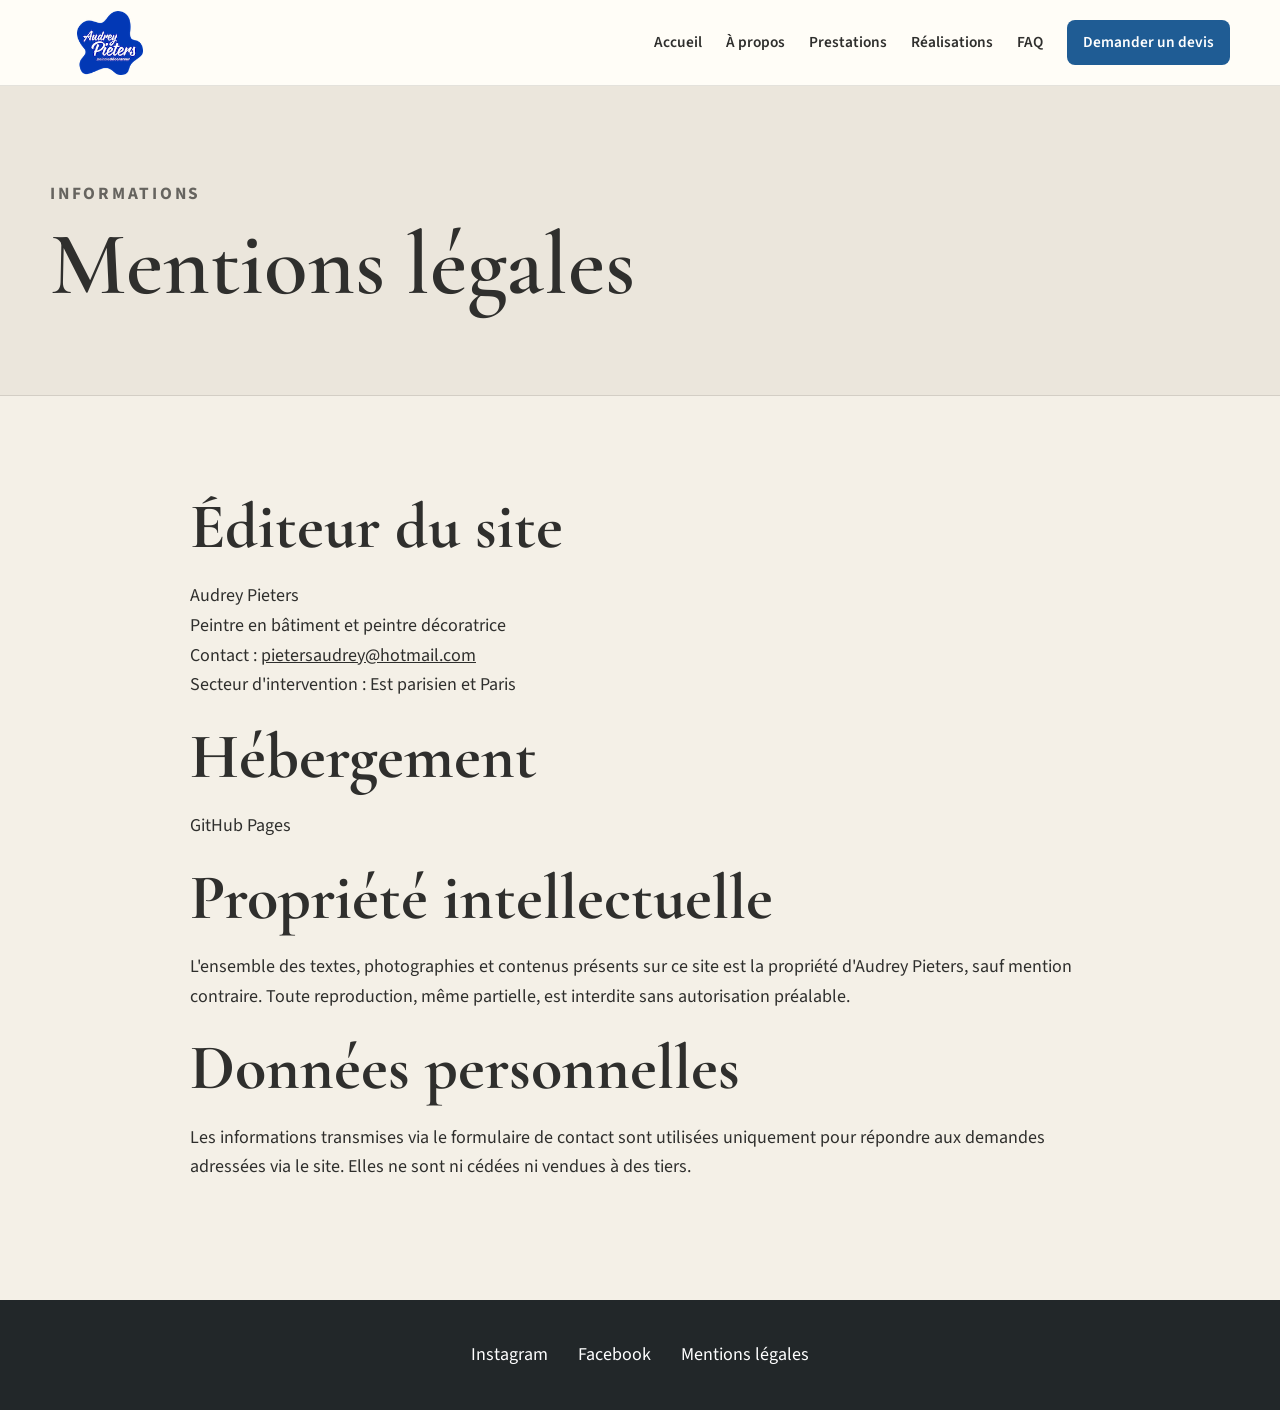
<file: mentions-legales.html>
<!DOCTYPE html>
<html lang="fr"><head><meta charset="UTF-8"><meta name="viewport" content="width=device-width, initial-scale=1.0"><meta name="description" content="Mentions légales du site d'Audrey Pieters."><title>Mentions légales | Audrey Pieters</title><link rel="preconnect" href="https://fonts.googleapis.com"><link rel="preconnect" href="https://fonts.gstatic.com" crossorigin><link href="https://fonts.googleapis.com/css2?family=Cormorant+Garamond:wght@500;600;700&family=Source+Sans+3:wght@400;500;600&display=swap" rel="stylesheet"><link rel="stylesheet" href="style.css"></head>
<body><header class="site-header"><a class="brand" href="index.html" aria-label="Accueil Audrey Pieters"><img src="assets/logo.png" alt="Logo Audrey Pieters"></a><button class="menu-toggle" aria-expanded="false" aria-controls="main-nav" aria-label="Ouvrir le menu"><span></span><span></span><span></span></button><nav id="main-nav" class="main-nav" aria-label="Navigation principale"><a href="index.html">Accueil</a><a href="a-propos.html">À propos</a><a href="prestations.html">Prestations</a><a href="realisations.html">Réalisations</a><a href="faq.html">FAQ</a><a class="nav-cta" href="contact.html">Demander un devis</a></nav></header>
<main><section class="page-hero"><div class="container"><p class="kicker">Informations</p><h1>Mentions légales</h1></div></section><section class="section"><div class="container prose"><h2>Éditeur du site</h2><p>Audrey Pieters<br>Peintre en bâtiment et peintre décoratrice<br>Contact : <a href="mailto:pietersaudrey@hotmail.com">pietersaudrey@hotmail.com</a><br>Secteur d'intervention : Est parisien et Paris</p><h2>Hébergement</h2><p>GitHub Pages</p><h2>Propriété intellectuelle</h2><p>L'ensemble des textes, photographies et contenus présents sur ce site est la propriété d'Audrey Pieters, sauf mention contraire. Toute reproduction, même partielle, est interdite sans autorisation préalable.</p><h2>Données personnelles</h2><p>Les informations transmises via le formulaire de contact sont utilisées uniquement pour répondre aux demandes adressées via le site. Elles ne sont ni cédées ni vendues à des tiers.</p></div></section></main>
<footer class="site-footer"><div class="container footer-inner"><a href="https://www.instagram.com/audreypieterspeintre?utm_source=qr" target="_blank" rel="noopener noreferrer">Instagram</a><a href="https://www.facebook.com/share/1JHgTvEB2t/?mibextid=wwXIfr" target="_blank" rel="noopener noreferrer">Facebook</a><a href="mentions-legales.html" aria-current="page">Mentions légales</a></div></footer><script>const toggle=document.querySelector('.menu-toggle');const nav=document.querySelector('.main-nav');toggle.addEventListener('click',()=>{const open=toggle.getAttribute('aria-expanded')==='true';toggle.setAttribute('aria-expanded',String(!open));nav.classList.toggle('is-open')});</script></body></html>
</file>
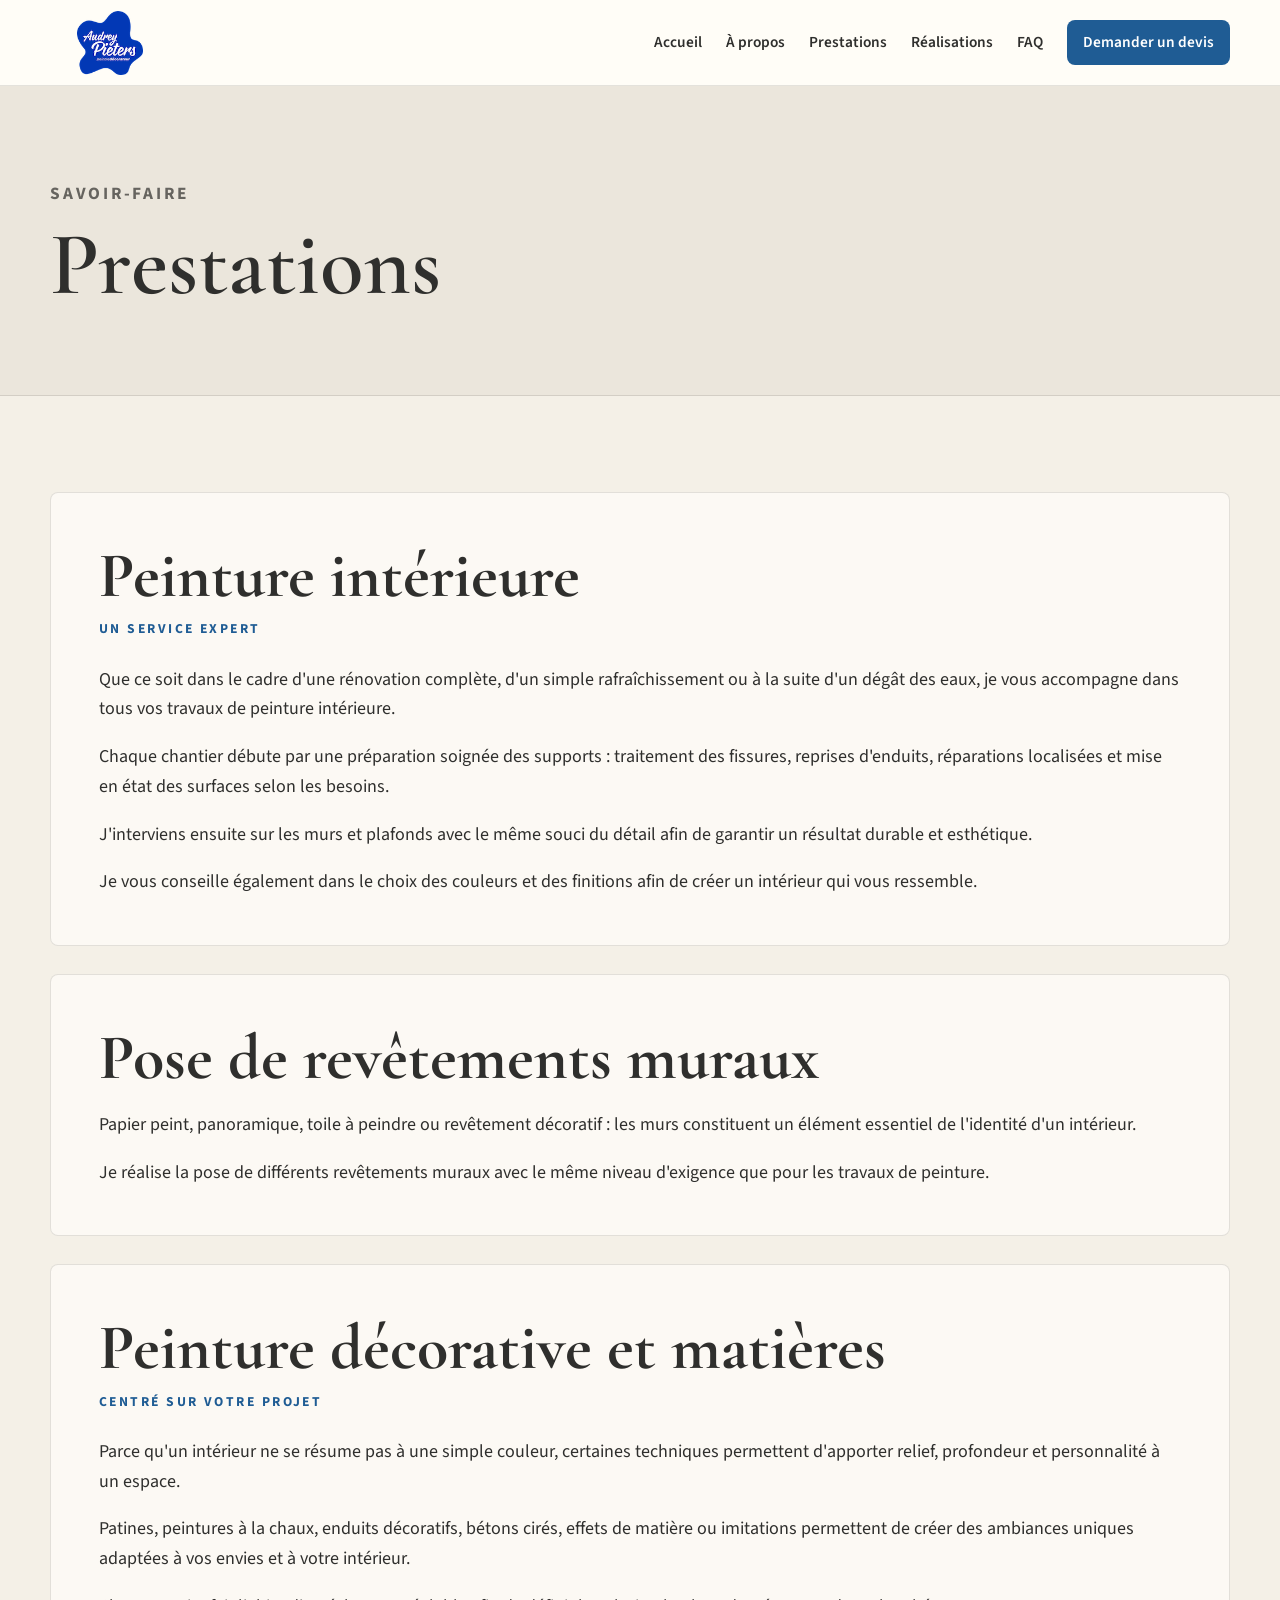
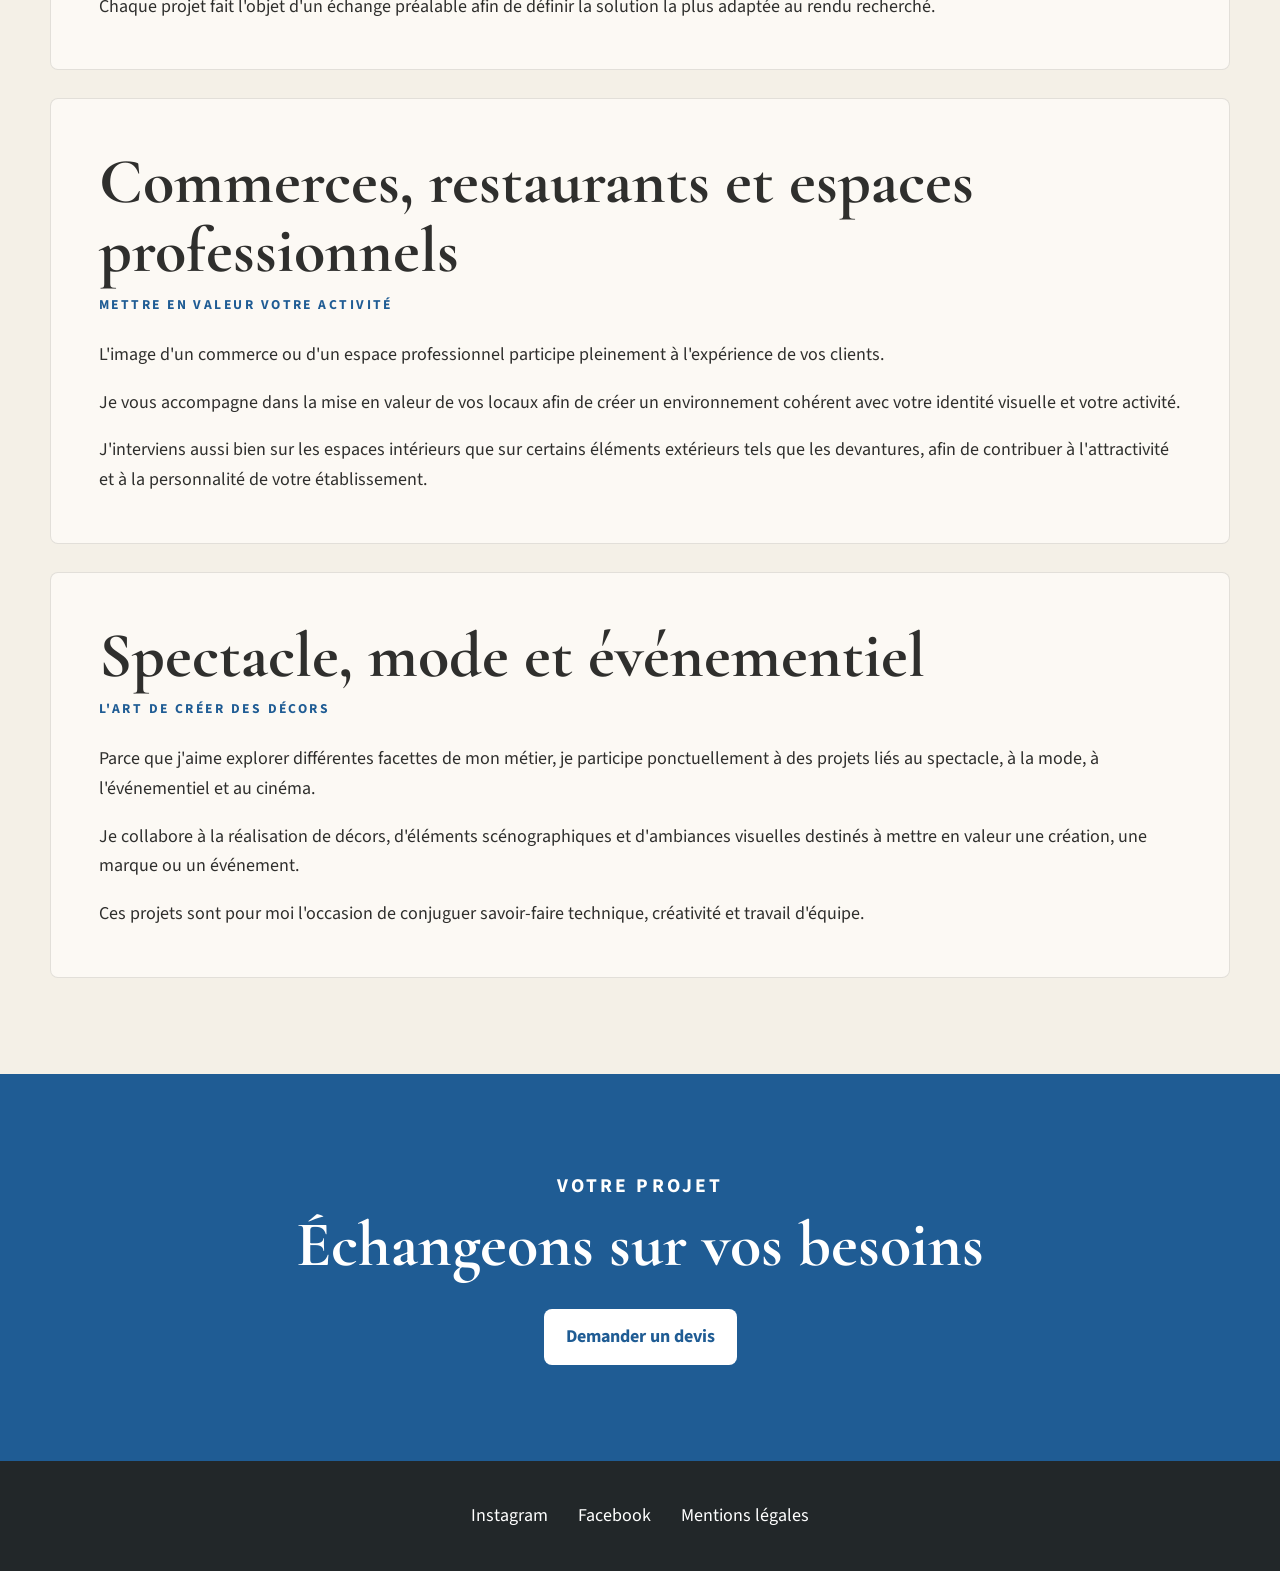
<file: prestations.html>
<!DOCTYPE html>
<html lang="fr">
<head>
  <meta charset="UTF-8">
  <meta name="viewport" content="width=device-width, initial-scale=1.0">
  <meta name="description" content="Peinture intérieure, revêtements muraux, peintures décoratives, commerces et décors événementiels par Audrey Pieters.">
  <title>Prestations | Audrey Pieters</title>
  <link rel="preconnect" href="https://fonts.googleapis.com">
  <link rel="preconnect" href="https://fonts.gstatic.com" crossorigin>
  <link href="https://fonts.googleapis.com/css2?family=Cormorant+Garamond:wght@500;600;700&family=Source+Sans+3:wght@400;500;600&display=swap" rel="stylesheet">
  <link rel="stylesheet" href="style.css">
</head>
<body>
  <header class="site-header">
    <a class="brand" href="index.html" aria-label="Accueil Audrey Pieters">
      <img src="assets/logo.png" alt="Logo Audrey Pieters">
    </a>
    <button class="menu-toggle" aria-expanded="false" aria-controls="main-nav" aria-label="Ouvrir le menu">
      <span></span><span></span><span></span>
    </button>
    <nav id="main-nav" class="main-nav" aria-label="Navigation principale">
      <a href="index.html">Accueil</a>
      <a href="a-propos.html">À propos</a>
      <a href="prestations.html">Prestations</a>
      <a href="realisations.html">Réalisations</a>
      <a href="faq.html">FAQ</a>
      <a class="nav-cta" href="contact.html">Demander un devis</a>
    </nav>
  </header>
  <main>
    <section class="page-hero">
      <div class="container">
        <p class="kicker">Savoir-faire</p>
        <h1>Prestations</h1>
      </div>
    </section>

    <section class="section">
      <div class="container services-list">
        <article class="service-section">
          <h2>Peinture intérieure</h2>
          <p class="service-subtitle">Un service expert</p>
          <p>Que ce soit dans le cadre d'une rénovation complète, d'un simple rafraîchissement ou à la suite d'un dégât des eaux, je vous accompagne dans tous vos travaux de peinture intérieure.</p>
          <p>Chaque chantier débute par une préparation soignée des supports : traitement des fissures, reprises d'enduits, réparations localisées et mise en état des surfaces selon les besoins.</p>
          <p>J'interviens ensuite sur les murs et plafonds avec le même souci du détail afin de garantir un résultat durable et esthétique.</p>
          <p>Je vous conseille également dans le choix des couleurs et des finitions afin de créer un intérieur qui vous ressemble.</p>
        </article>

        <article class="service-section">
          <h2>Pose de revêtements muraux</h2>
          <p>Papier peint, panoramique, toile à peindre ou revêtement décoratif : les murs constituent un élément essentiel de l'identité d'un intérieur.</p>
          <p>Je réalise la pose de différents revêtements muraux avec le même niveau d'exigence que pour les travaux de peinture.</p>
        </article>

        <article class="service-section">
          <h2>Peinture décorative et matières</h2>
          <p class="service-subtitle">Centré sur votre projet</p>
          <p>Parce qu'un intérieur ne se résume pas à une simple couleur, certaines techniques permettent d'apporter relief, profondeur et personnalité à un espace.</p>
          <p>Patines, peintures à la chaux, enduits décoratifs, bétons cirés, effets de matière ou imitations permettent de créer des ambiances uniques adaptées à vos envies et à votre intérieur.</p>
          <p>Chaque projet fait l'objet d'un échange préalable afin de définir la solution la plus adaptée au rendu recherché.</p>
        </article>

        <article class="service-section">
          <h2>Commerces, restaurants et espaces professionnels</h2>
          <p class="service-subtitle">Mettre en valeur votre activité</p>
          <p>L'image d'un commerce ou d'un espace professionnel participe pleinement à l'expérience de vos clients.</p>
          <p>Je vous accompagne dans la mise en valeur de vos locaux afin de créer un environnement cohérent avec votre identité visuelle et votre activité.</p>
          <p>J'interviens aussi bien sur les espaces intérieurs que sur certains éléments extérieurs tels que les devantures, afin de contribuer à l'attractivité et à la personnalité de votre établissement.</p>
        </article>

        <article class="service-section">
          <h2>Spectacle, mode et événementiel</h2>
          <p class="service-subtitle">L'art de créer des décors</p>
          <p>Parce que j'aime explorer différentes facettes de mon métier, je participe ponctuellement à des projets liés au spectacle, à la mode, à l'événementiel et au cinéma.</p>
          <p>Je collabore à la réalisation de décors, d'éléments scénographiques et d'ambiances visuelles destinés à mettre en valeur une création, une marque ou un événement.</p>
          <p>Ces projets sont pour moi l'occasion de conjuguer savoir-faire technique, créativité et travail d'équipe.</p>
        </article>
      </div>
    </section>

    <section class="section contact-cta">
      <div class="container compact">
        <p class="kicker">Votre projet</p>
        <h2>Échangeons sur vos besoins</h2>
        <a class="button" href="contact.html">Demander un devis</a>
      </div>
    </section>
  </main>
  <footer class="site-footer">
    <div class="container footer-inner">
      <a href="https://www.instagram.com/audreypieterspeintre?utm_source=qr" target="_blank" rel="noopener noreferrer">Instagram</a>
      <a href="https://www.facebook.com/share/1JHgTvEB2t/?mibextid=wwXIfr" target="_blank" rel="noopener noreferrer">Facebook</a>
      <a href="mentions-legales.html">Mentions légales</a>
    </div>
  </footer>
  <script>
    const toggle = document.querySelector('.menu-toggle');
    const nav = document.querySelector('.main-nav');
    toggle.addEventListener('click', () => {
      const open = toggle.getAttribute('aria-expanded') === 'true';
      toggle.setAttribute('aria-expanded', String(!open));
      nav.classList.toggle('is-open');
    });
  </script>
</body>
</html>
</file>
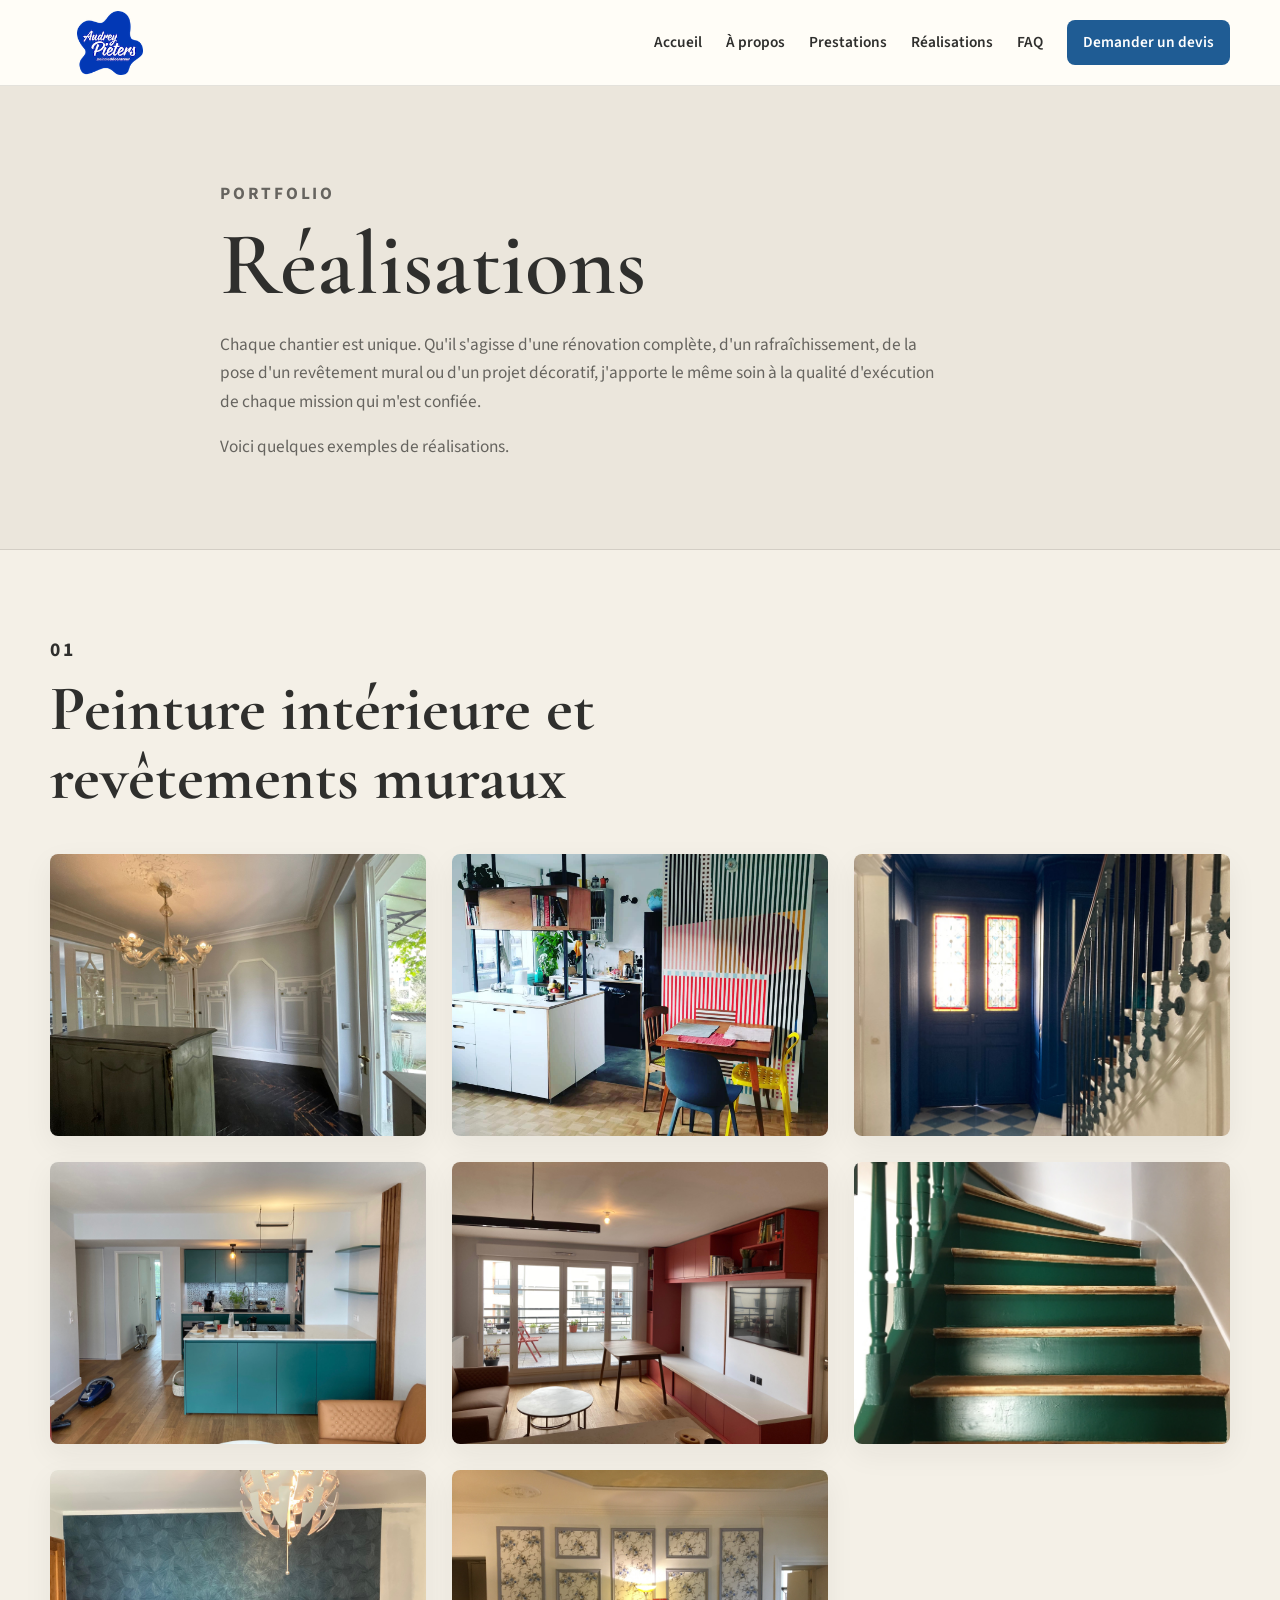
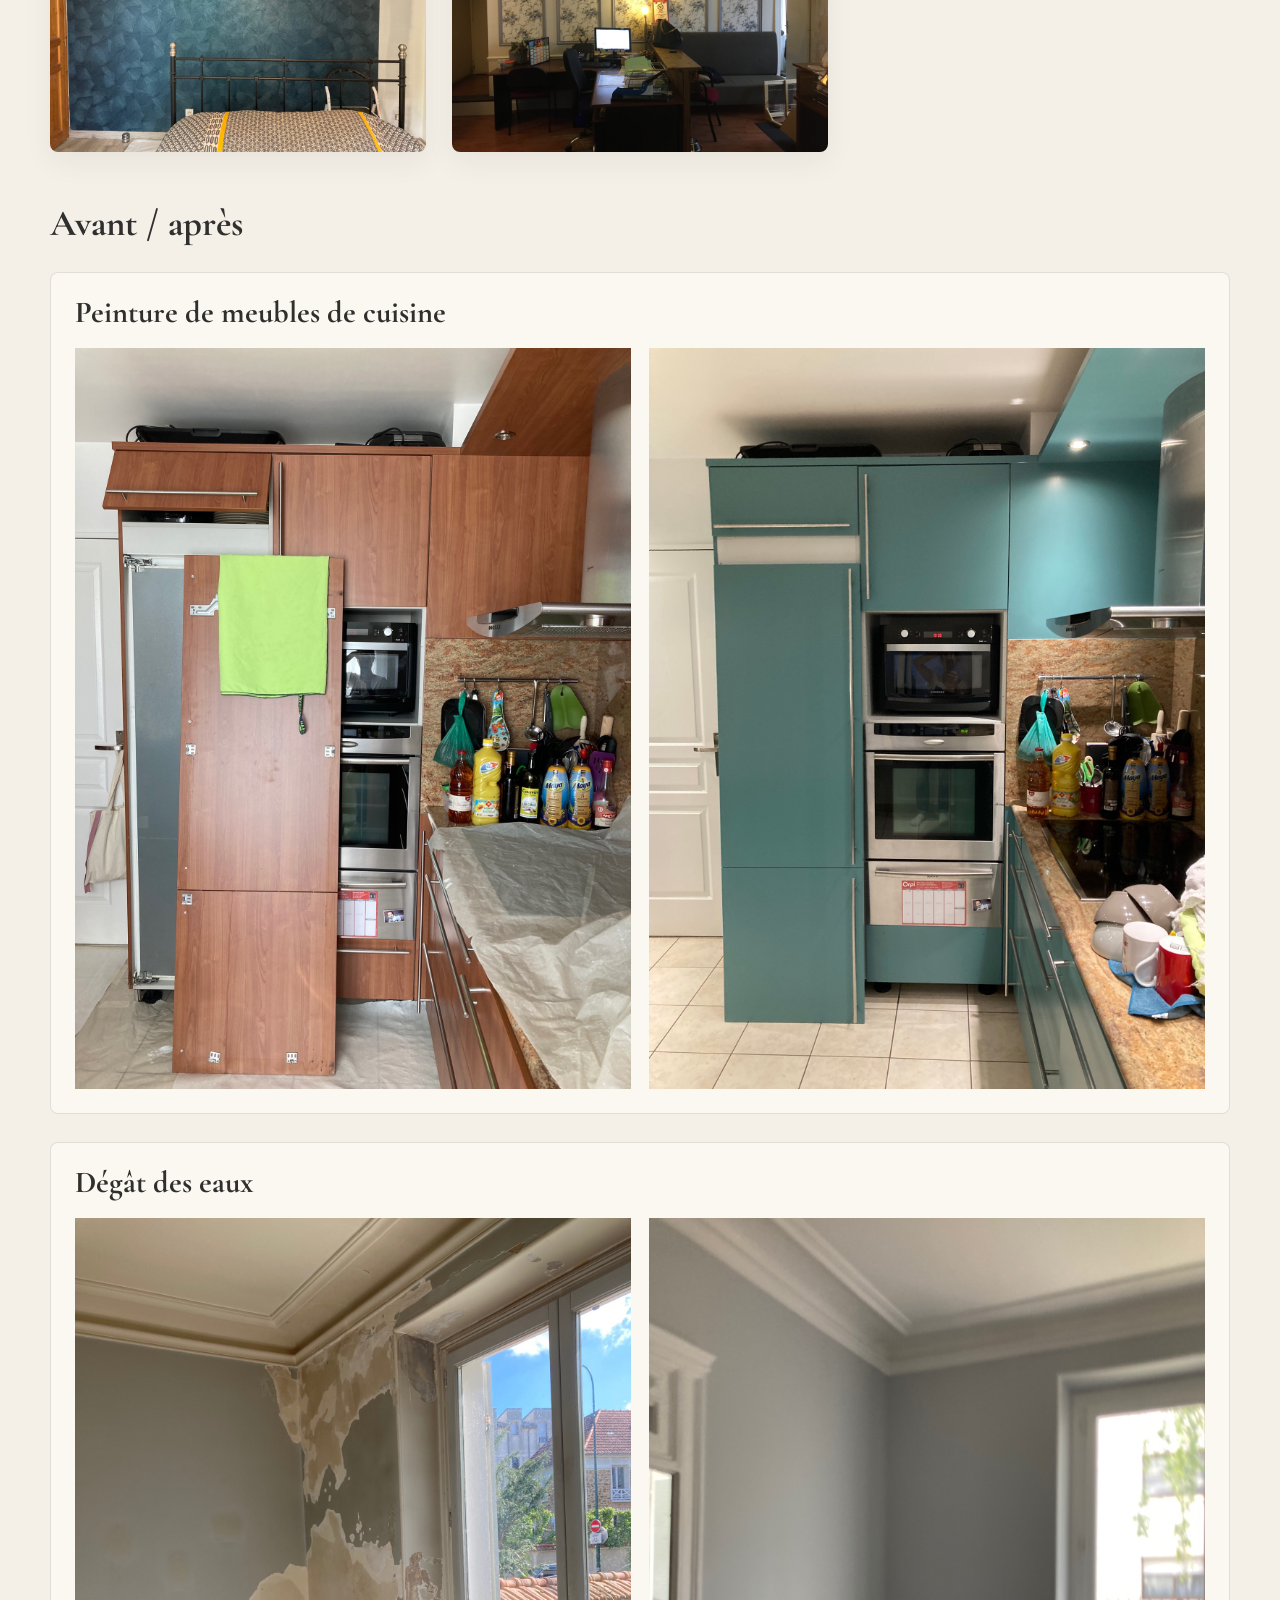
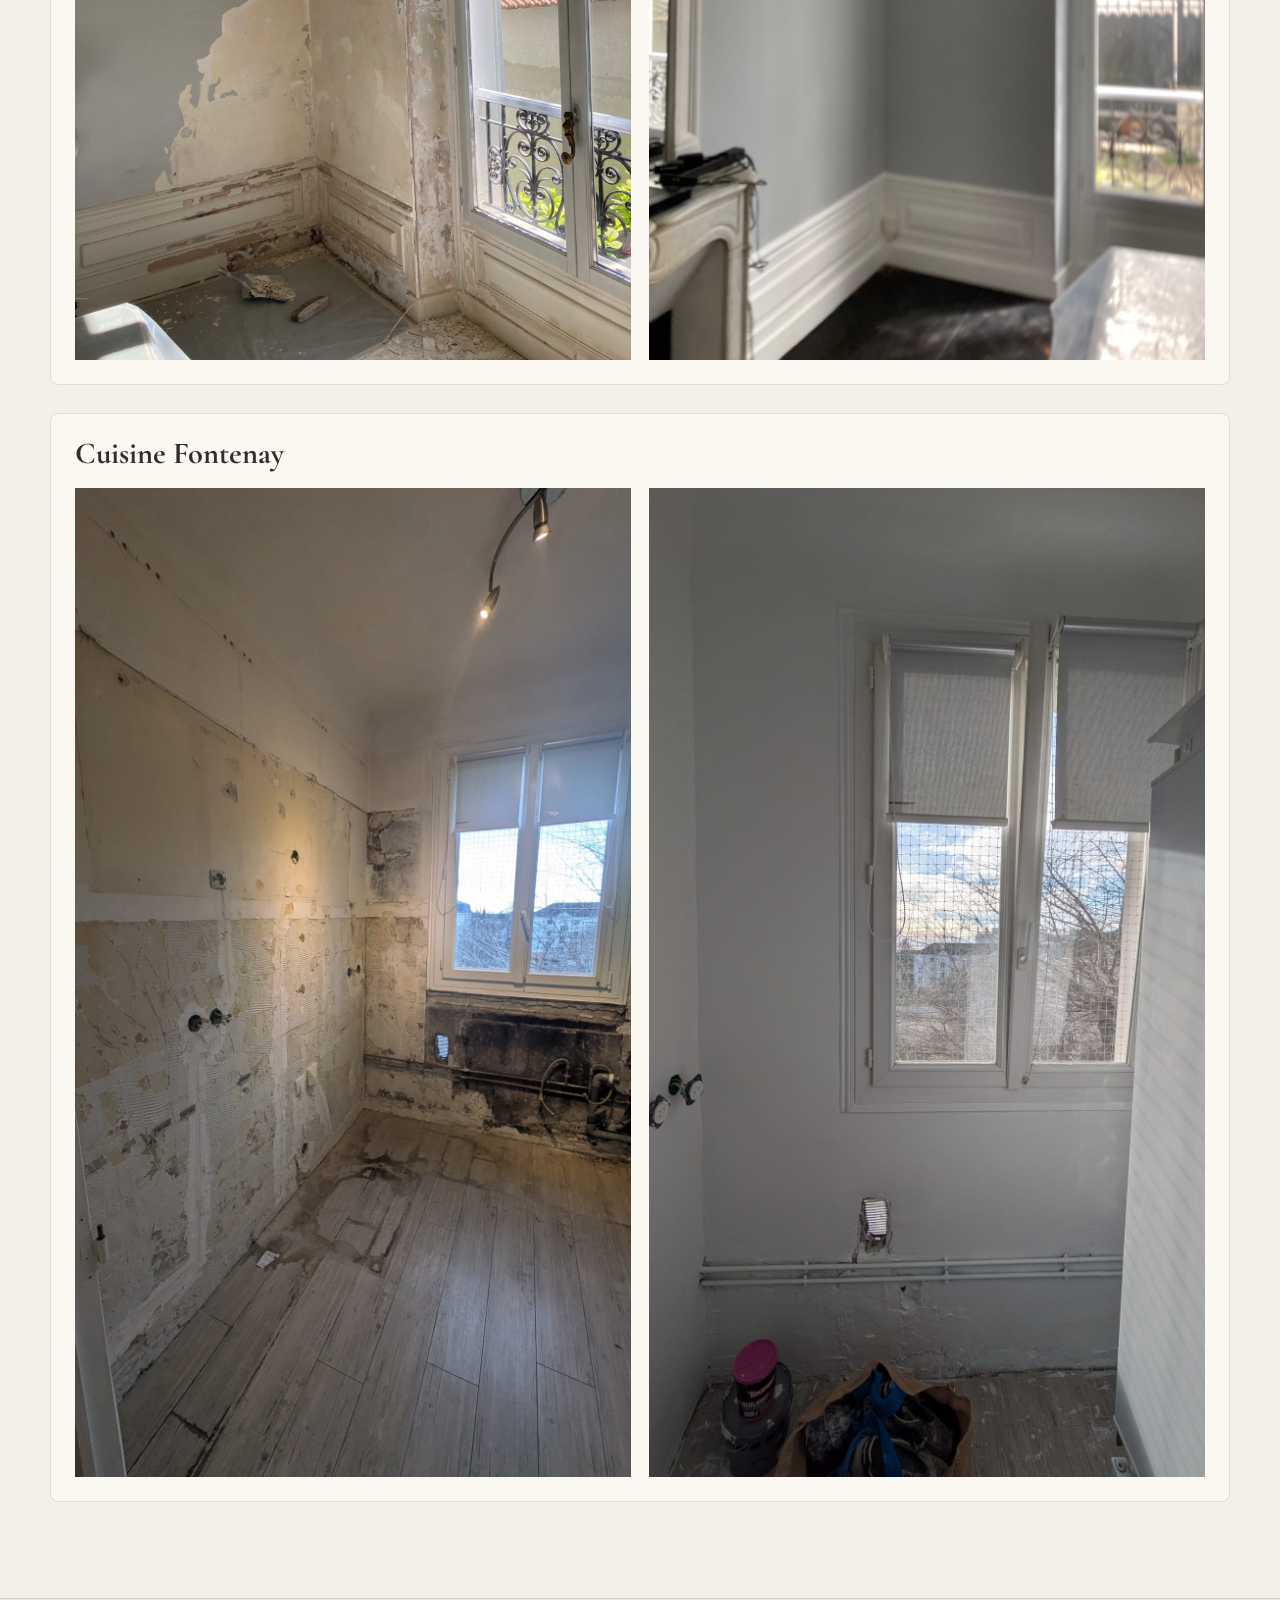
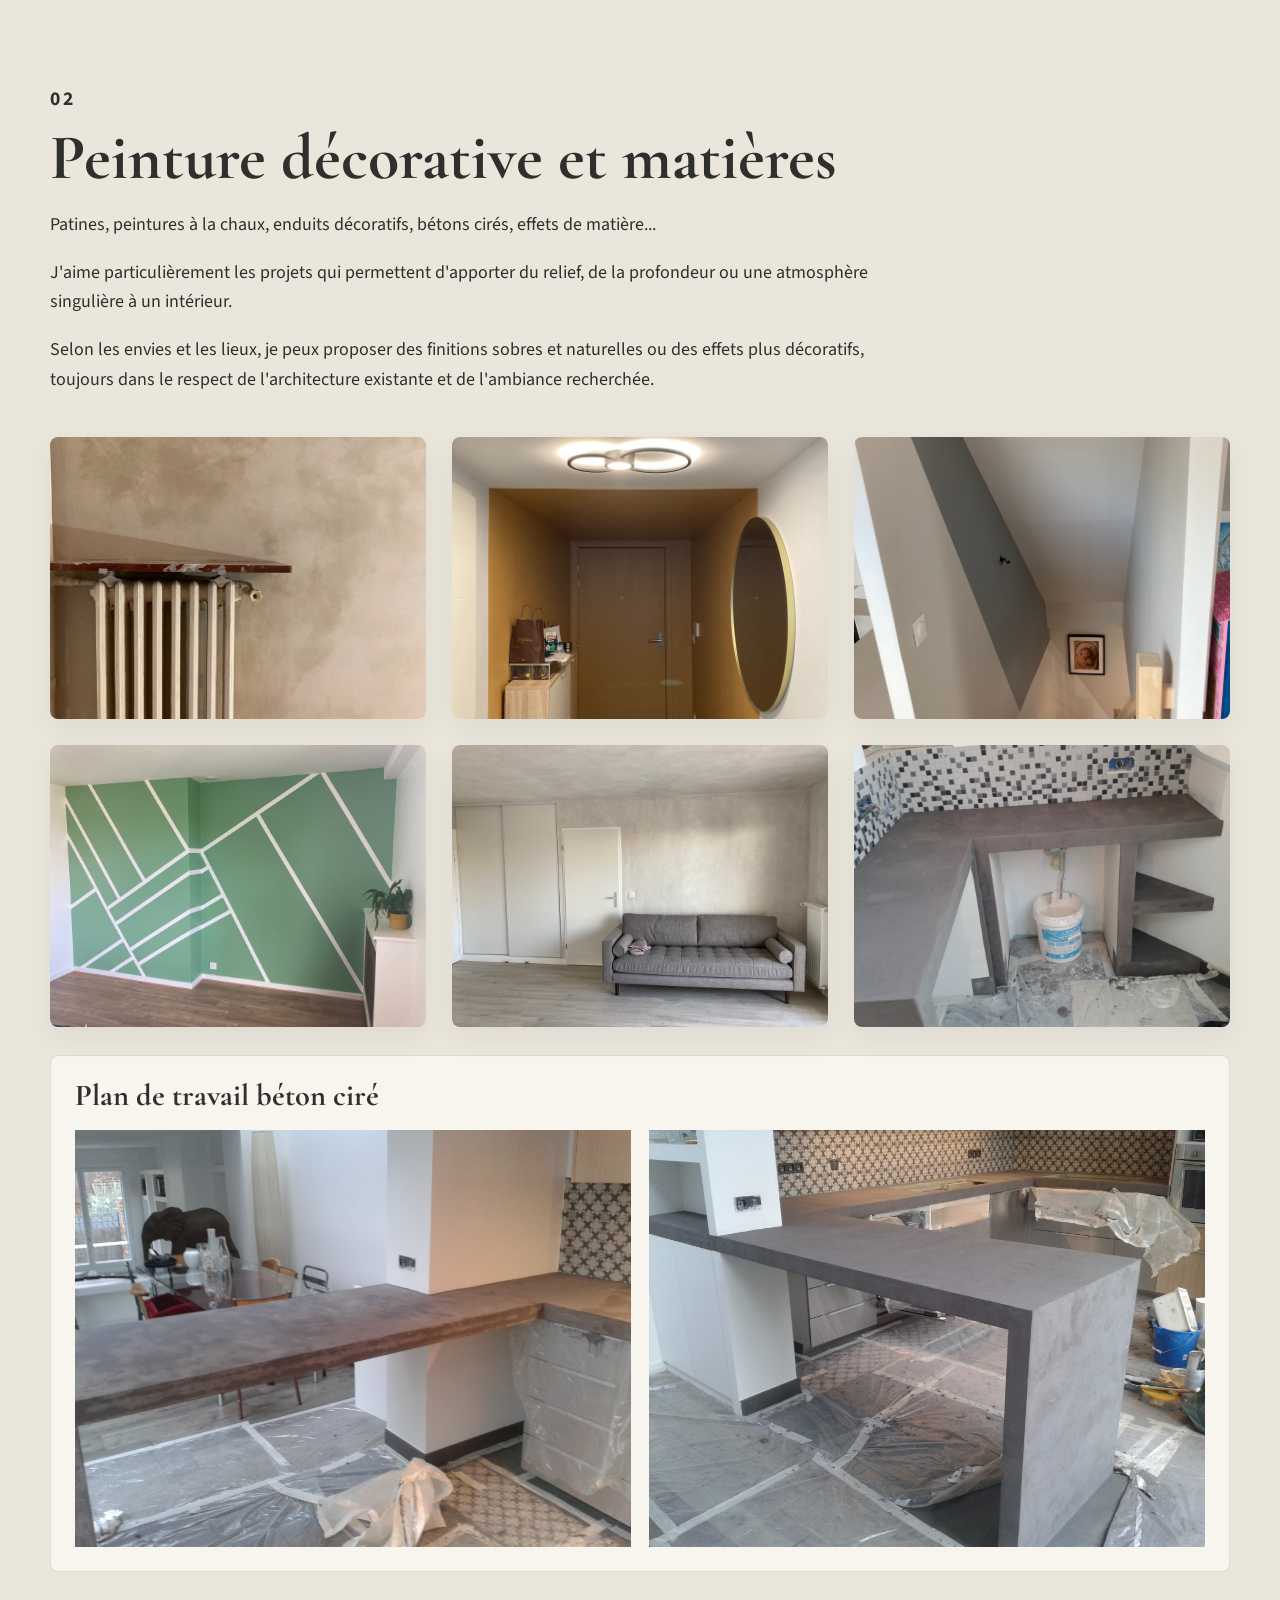
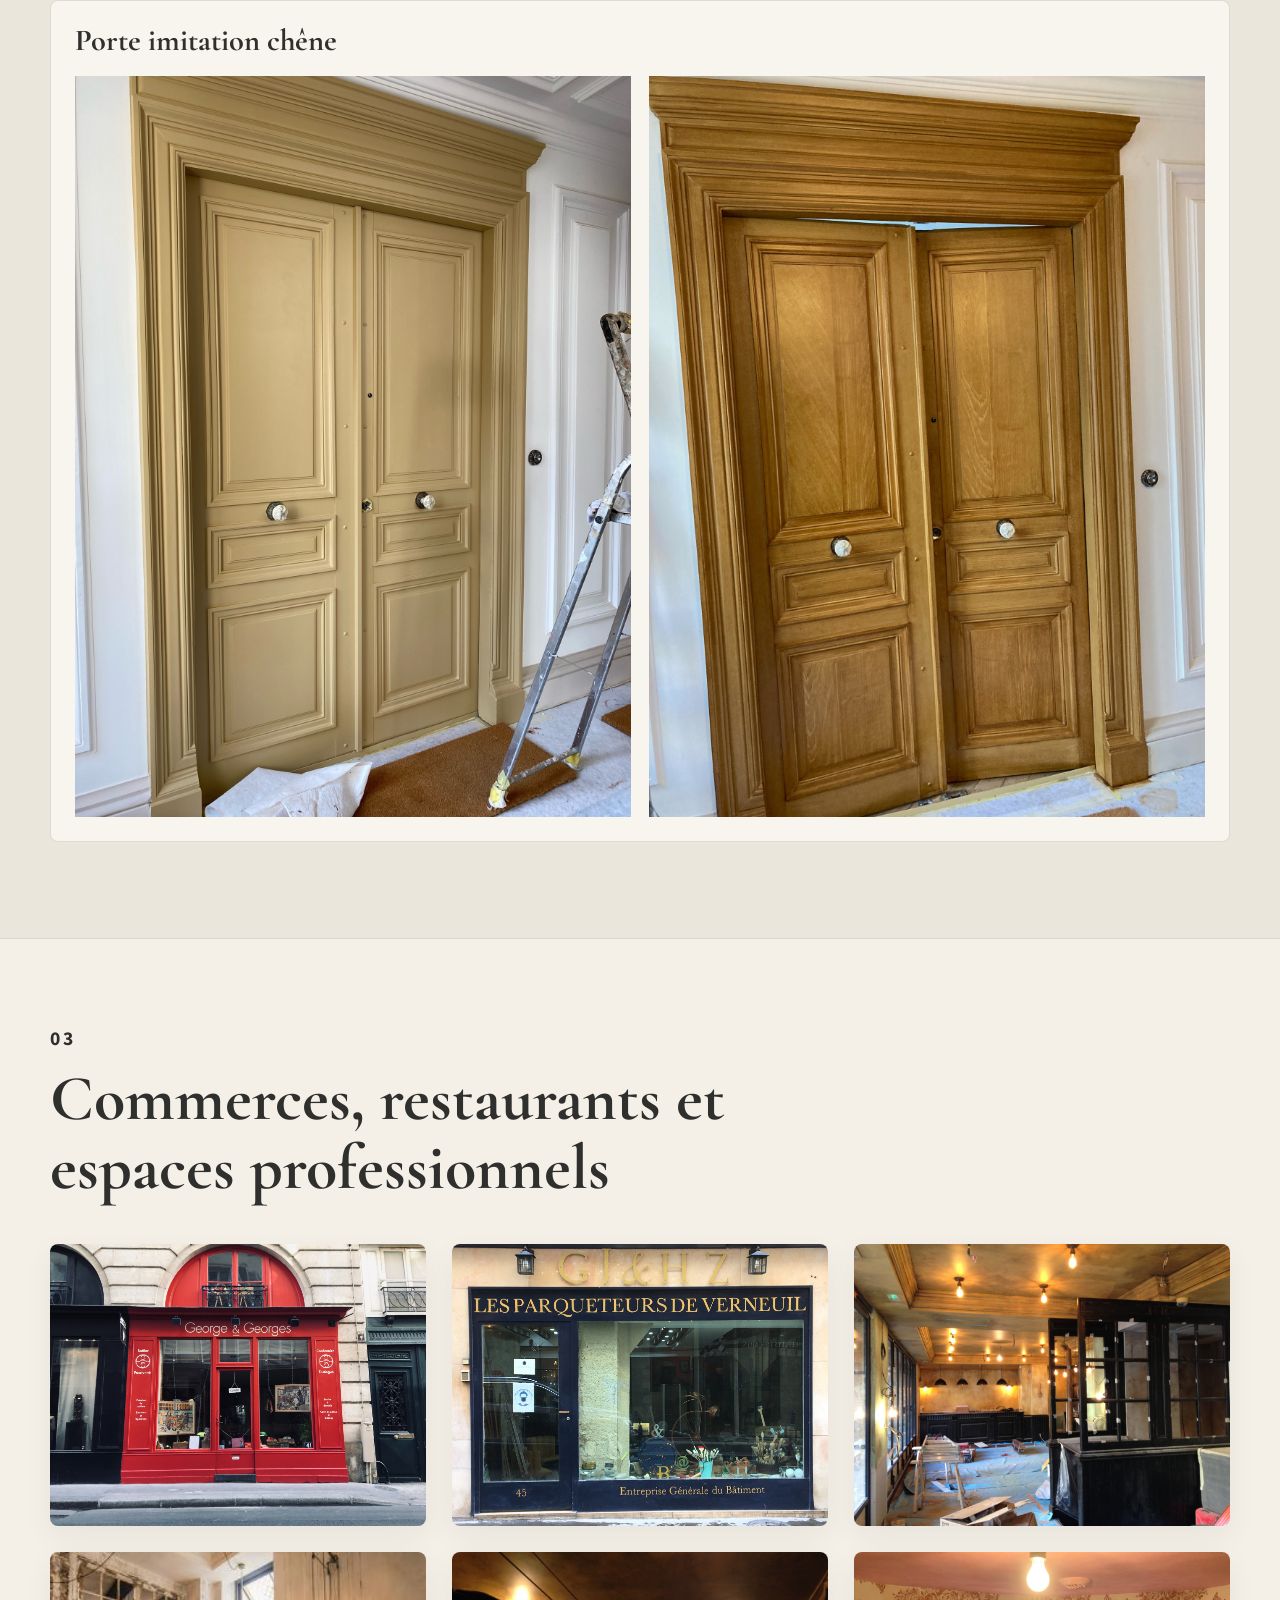
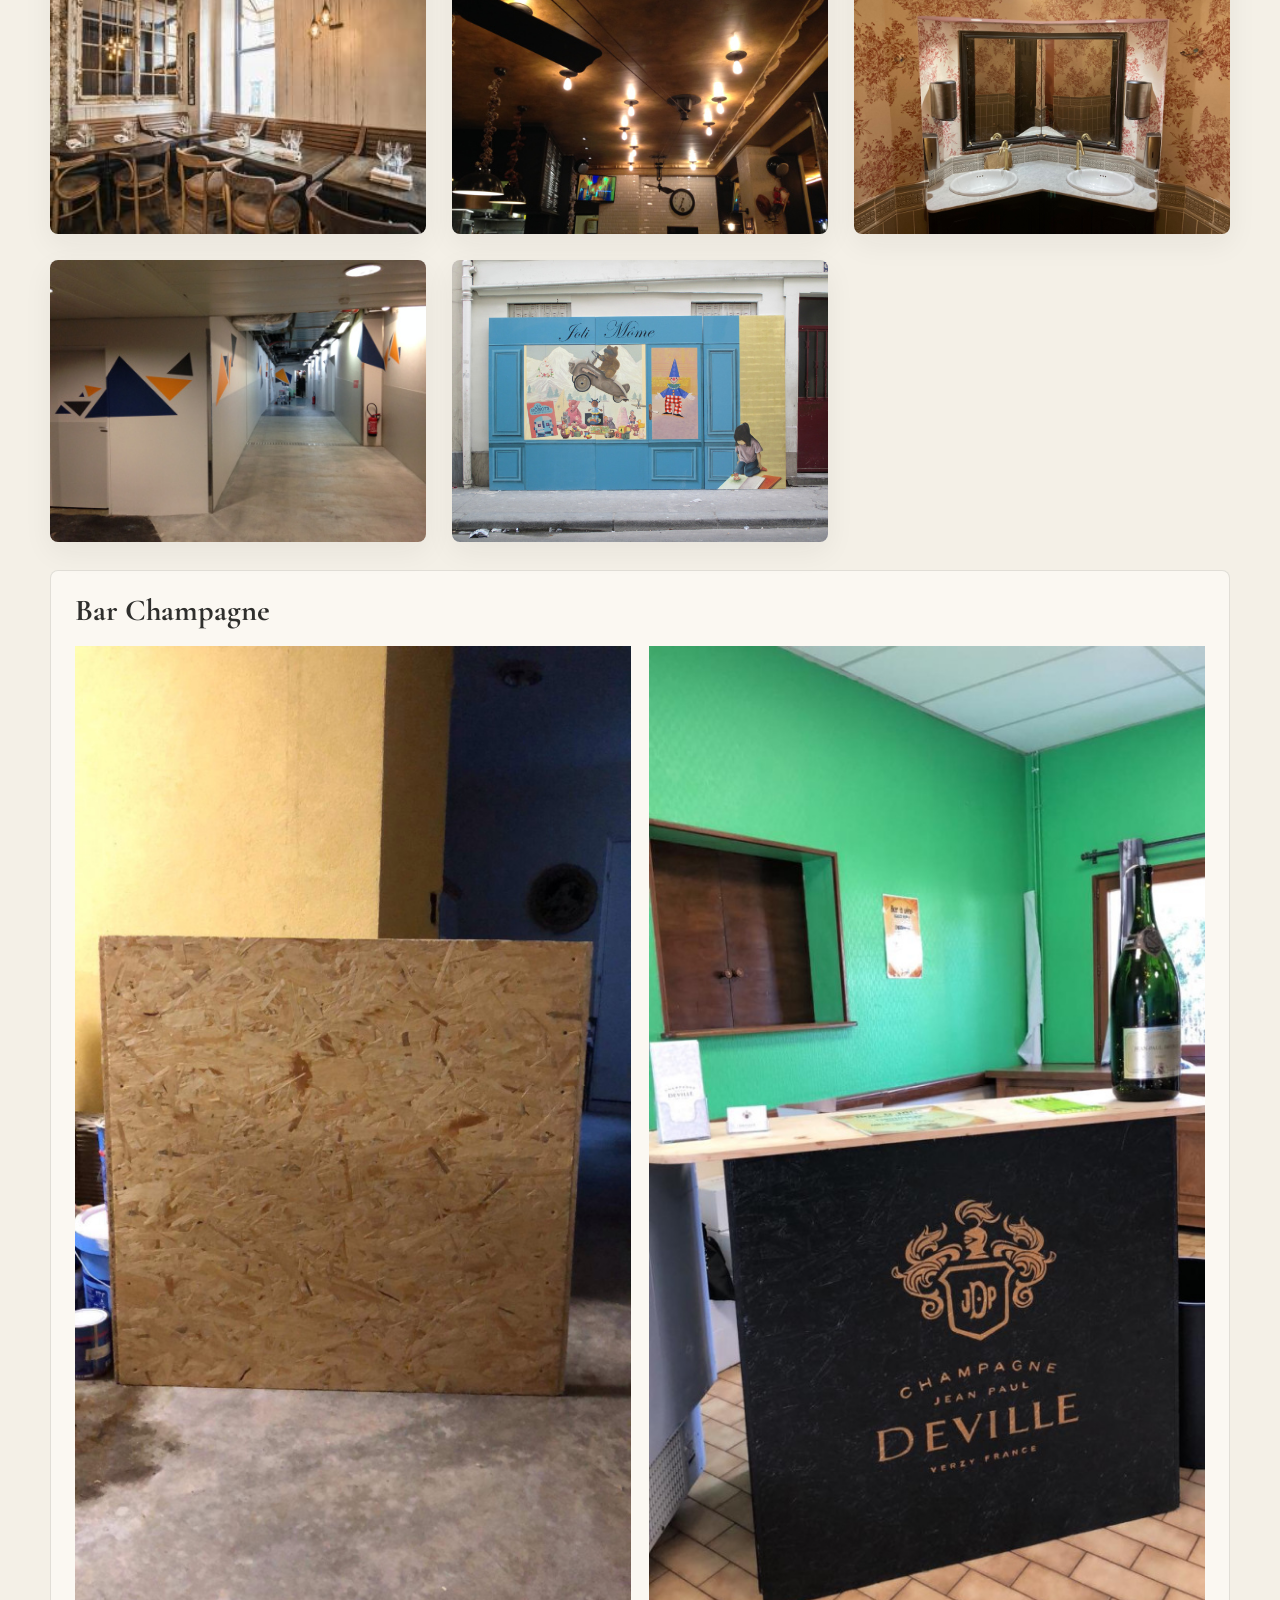
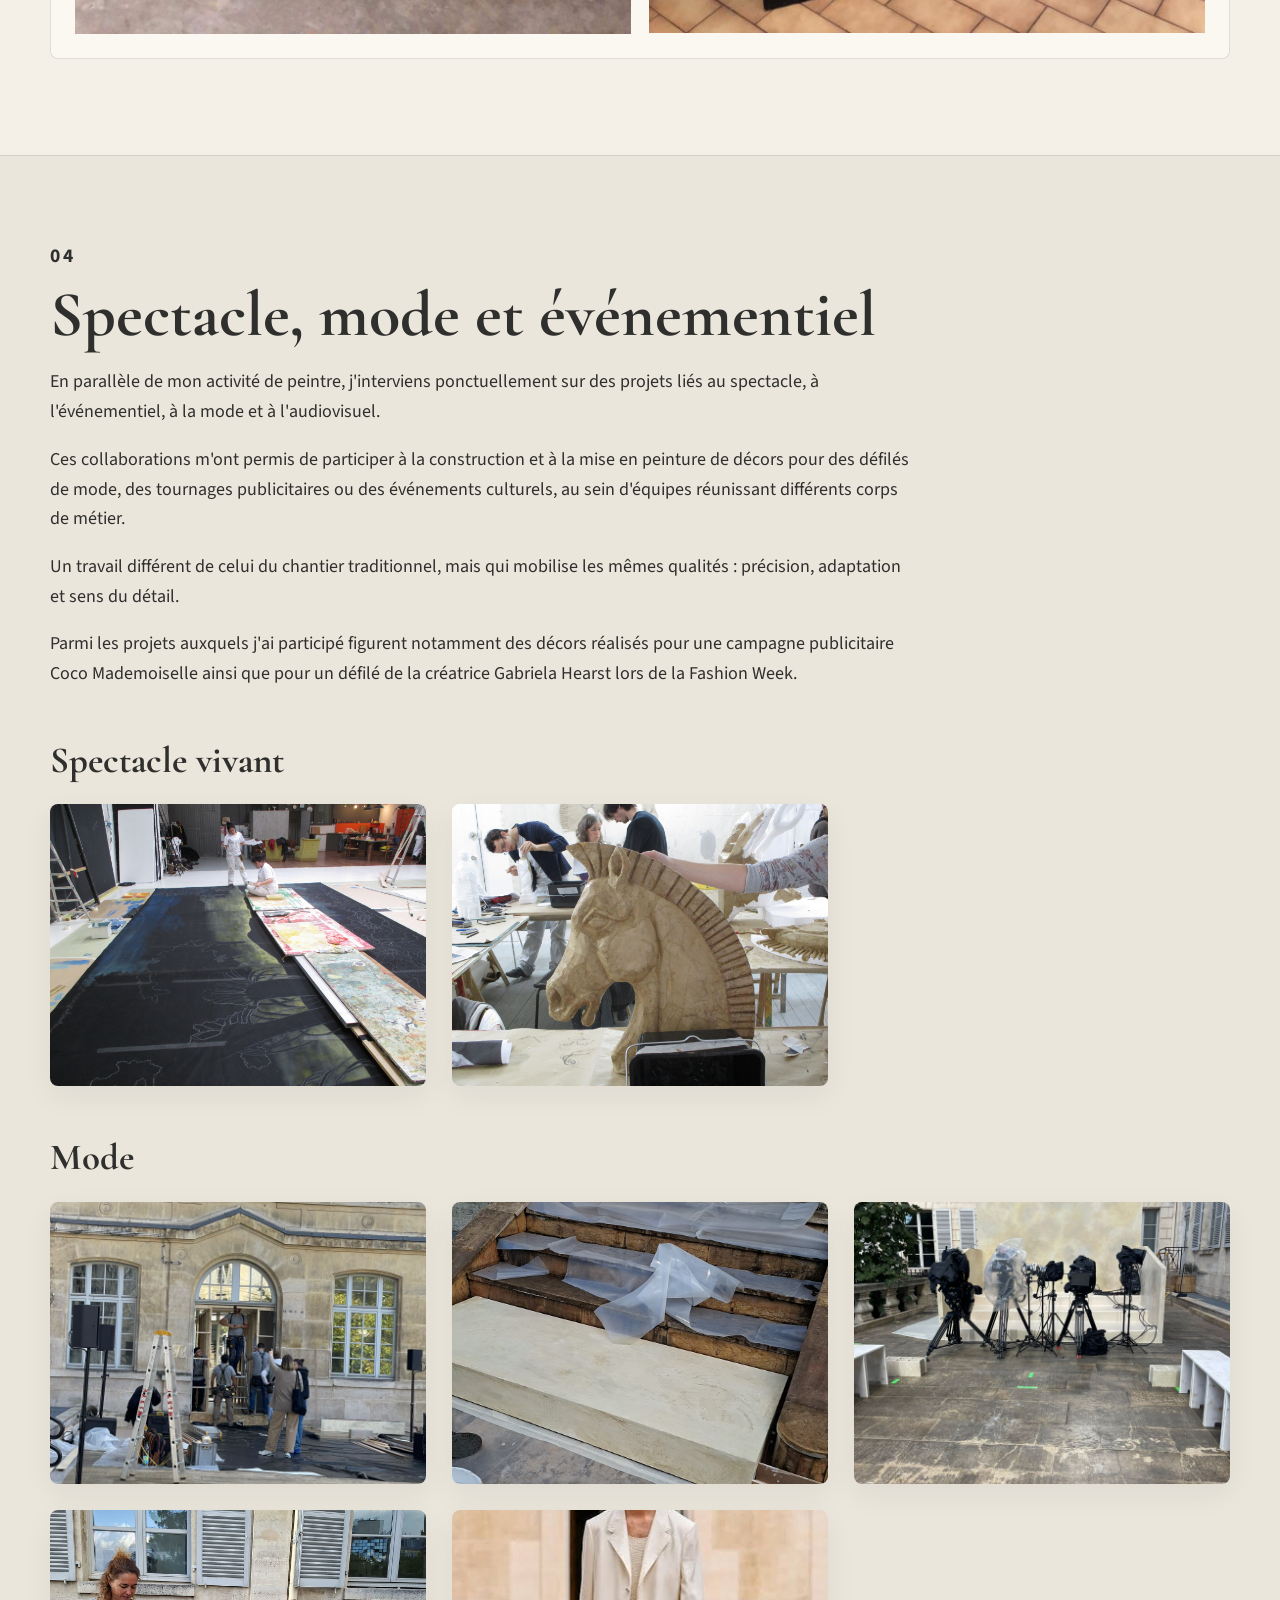
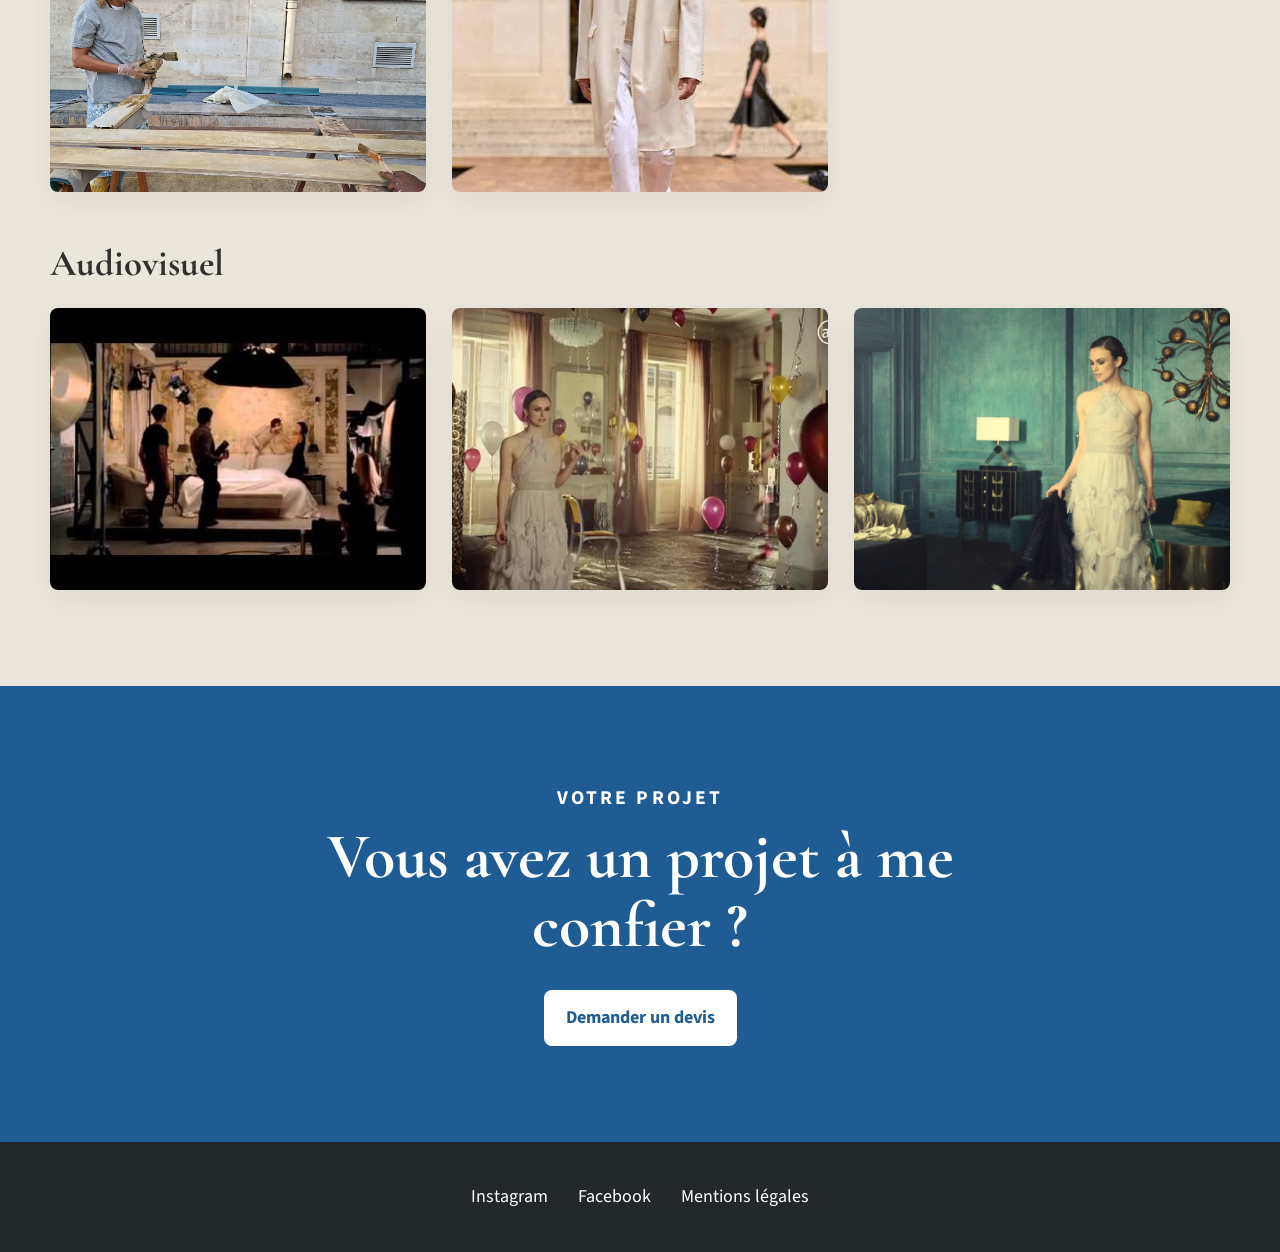
<file: realisations.html>
<!DOCTYPE html>
<html lang="fr">
<head>
  <meta charset="UTF-8">
  <meta name="viewport" content="width=device-width, initial-scale=1.0">
  <meta name="description" content="Découvrez une sélection de réalisations d'Audrey Pieters : peinture intérieure, matières décoratives, commerces et décors événementiels.">
  <title>Réalisations | Audrey Pieters</title>
  <link rel="preconnect" href="https://fonts.googleapis.com">
  <link rel="preconnect" href="https://fonts.gstatic.com" crossorigin>
  <link href="https://fonts.googleapis.com/css2?family=Cormorant+Garamond:wght@500;600;700&family=Source+Sans+3:wght@400;500;600&display=swap" rel="stylesheet">
  <link rel="stylesheet" href="style.css">
</head>
<body>
  <header class="site-header">
    <a class="brand" href="index.html" aria-label="Accueil Audrey Pieters">
      <img src="assets/logo.png" alt="Logo Audrey Pieters">
    </a>
    <button class="menu-toggle" aria-expanded="false" aria-controls="main-nav" aria-label="Ouvrir le menu">
      <span></span><span></span><span></span>
    </button>
    <nav id="main-nav" class="main-nav" aria-label="Navigation principale">
      <a href="index.html">Accueil</a>
      <a href="a-propos.html">À propos</a>
      <a href="prestations.html">Prestations</a>
      <a href="realisations.html">Réalisations</a>
      <a href="faq.html">FAQ</a>
      <a class="nav-cta" href="contact.html">Demander un devis</a>
    </nav>
  </header>
  <main>
    <section class="page-hero">
      <div class="container portfolio-intro">
        <p class="kicker">Portfolio</p>
        <h1>Réalisations</h1>
        <p>Chaque chantier est unique. Qu'il s'agisse d'une rénovation complète, d'un rafraîchissement, de la pose d'un revêtement mural ou d'un projet décoratif, j'apporte le même soin à la qualité d'exécution de chaque mission qui m'est confiée.</p>
        <p>Voici quelques exemples de réalisations.</p>
      </div>
    </section>

    <section class="section portfolio-section">
      <div class="container">
        <div class="section-heading">
          <p class="kicker">01</p>
          <h2>Peinture intérieure et revêtements muraux</h2>
        </div>
        <div class="gallery portfolio-gallery">
          <figure><img src="assets/interieur-moulures.jpg" alt="Moulures"><figcaption>Moulures</figcaption></figure>
          <figure><img src="assets/interieur-cuisine-anne.jpeg" alt="Cuisine Anne"><figcaption>Cuisine Anne</figcaption></figure>
          <figure><img src="assets/interieur-white-blue.jpeg" alt="White and Blue"><figcaption>White and Blue</figcaption></figure>
          <figure><img src="assets/interieur-salon-perreux.jpg" alt="Salon cuisine Le Perreux"><figcaption>Salon cuisine Le Perreux</figcaption></figure>
          <figure><img src="assets/interieur-bibliotheque.jpg" alt="Salon bibliothèque"><figcaption>Salon bibliothèque</figcaption></figure>
          <figure><img src="assets/interieur-escalier-vert.JPG" alt="Escalier vert"><figcaption>Escalier vert</figcaption></figure>
          <figure><img src="assets/interieur-papier-chambre.jpg" alt="Papier peint chambre"><figcaption>Papier peint chambre</figcaption></figure>
          <figure><img src="assets/interieur-papier-bureau.JPG" alt="Papier peint bureau"><figcaption>Papier peint bureau</figcaption></figure>
        </div>

        <h3 class="portfolio-subheading">Avant / après</h3>
        <div class="project-pair">
          <h3>Peinture de meubles de cuisine</h3>
          <div class="before-after">
            <figure><img src="assets/interieur-cuisine-avant.jpg" alt="Avant"><figcaption>Avant</figcaption></figure>
            <figure><img src="assets/interieur-cuisine-apres.jpg" alt="Après"><figcaption>Après</figcaption></figure>
          </div>
        </div>
        <div class="project-pair">
          <h3>Dégât des eaux</h3>
          <div class="before-after">
            <figure><img src="assets/interieur-degat-avant.jpeg" alt="Avant"><figcaption>Avant</figcaption></figure>
            <figure><img src="assets/interieur-degat-apres.jpeg" alt="Après"><figcaption>Après</figcaption></figure>
          </div>
        </div>
        <div class="project-pair">
          <h3>Cuisine Fontenay</h3>
          <div class="before-after">
            <figure><img src="assets/interieur-fontenay-avant.jpg" alt="Avant"><figcaption>Avant</figcaption></figure>
            <figure><img src="assets/interieur-fontenay-apres.jpg" alt="Après"><figcaption>Après</figcaption></figure>
          </div>
        </div>
      </div>
    </section>

    <section class="section section-stone portfolio-section">
      <div class="container">
        <div class="section-heading">
          <p class="kicker">02</p>
          <h2>Peinture décorative et matières</h2>
          <p>Patines, peintures à la chaux, enduits décoratifs, bétons cirés, effets de matière...</p>
          <p>J'aime particulièrement les projets qui permettent d'apporter du relief, de la profondeur ou une atmosphère singulière à un intérieur.</p>
          <p>Selon les envies et les lieux, je peux proposer des finitions sobres et naturelles ou des effets plus décoratifs, toujours dans le respect de l'architecture existante et de l'ambiance recherchée.</p>
        </div>
        <div class="gallery portfolio-gallery">
          <figure><img src="assets/matiere-chaux.jpeg" alt="Mur à la chaux"><figcaption>Mur à la chaux</figcaption></figure>
          <figure><img src="assets/matiere-color-zoning.jpeg" alt="Entrée color zoning"><figcaption>Entrée color zoning</figcaption></figure>
          <figure><img src="assets/matiere-escalier-geometrique.jpeg" alt="Formes géométriques escalier"><figcaption>Formes géométriques escalier</figcaption></figure>
          <figure><img src="assets/matiere-salon-geometrique.jpg" alt="Salon géométrique"><figcaption>Salon géométrique</figcaption></figure>
          <figure><img src="assets/matiere-patine-beton.jpg" alt="Patine béton"><figcaption>Patine béton</figcaption></figure>
          <figure><img src="assets/matiere-salle-bain.jpg" alt="Salle de bain béton ciré"><figcaption>Salle de bain béton ciré</figcaption></figure>
        </div>
        <div class="project-pair">
          <h3>Plan de travail béton ciré</h3>
          <div class="before-after">
            <figure><img src="assets/matiere-plan-avant.jpg" alt="Avant"><figcaption>Avant</figcaption></figure>
            <figure><img src="assets/matiere-plan-apres.jpg" alt="Après"><figcaption>Après</figcaption></figure>
          </div>
        </div>
        <div class="project-pair">
          <h3>Porte imitation chêne</h3>
          <div class="before-after">
            <figure><img src="assets/matiere-porte-avant.jpeg" alt="Avant"><figcaption>Avant</figcaption></figure>
            <figure><img src="assets/matiere-porte-apres.jpg" alt="Après"><figcaption>Après</figcaption></figure>
          </div>
        </div>
      </div>
    </section>

    <section class="section portfolio-section">
      <div class="container">
        <div class="section-heading">
          <p class="kicker">03</p>
          <h2>Commerces, restaurants et espaces professionnels</h2>
        </div>
        <div class="gallery portfolio-gallery">
          <figure><img src="assets/pro-devanture-gg.jpg" alt="Devanture D & G"><figcaption>Devanture D & G</figcaption></figure>
          <figure><img src="assets/pro-parqueteurs.jpg" alt="Les Parqueteurs de Verneuil"><figcaption>Les Parqueteurs de Verneuil</figcaption></figure>
          <figure><img src="assets/pro-convention.jpg" alt="Le Convention"><figcaption>Le Convention</figcaption></figure>
          <figure><img src="assets/pro-strogoff.jpg" alt="Le Strogoff"><figcaption>Le Strogoff</figcaption></figure>
          <figure><img src="assets/pro-recrutement.jpg" alt="Plafond Le Recrutement"><figcaption>Plafond Le Recrutement</figcaption></figure>
          <figure><img src="assets/pro-papier-lb.jpg" alt="Papier peint LB"><figcaption>Papier peint LB</figcaption></figure>
          <figure><img src="assets/pro-igr.jpg" alt="Institut Gustave Roussy"><figcaption>Institut Gustave Roussy</figcaption></figure>
          <figure><img src="assets/pro-creche.jpg" alt="Devanture magasin de jouets"><figcaption>Devanture magasin de jouets</figcaption></figure>
        </div>
        <div class="project-pair">
          <h3>Bar Champagne</h3>
          <div class="before-after">
            <figure><img src="assets/pro-bar-avant.jpg" alt="Avant"><figcaption>Avant</figcaption></figure>
            <figure><img src="assets/pro-bar-apres.jpg" alt="Après"><figcaption>Après</figcaption></figure>
          </div>
        </div>
      </div>
    </section>

    <section class="section section-stone portfolio-section">
      <div class="container">
        <div class="section-heading">
          <p class="kicker">04</p>
          <h2>Spectacle, mode et événementiel</h2>
          <p>En parallèle de mon activité de peintre, j'interviens ponctuellement sur des projets liés au spectacle, à l'événementiel, à la mode et à l'audiovisuel.</p>
          <p>Ces collaborations m'ont permis de participer à la construction et à la mise en peinture de décors pour des défilés de mode, des tournages publicitaires ou des événements culturels, au sein d'équipes réunissant différents corps de métier.</p>
          <p>Un travail différent de celui du chantier traditionnel, mais qui mobilise les mêmes qualités : précision, adaptation et sens du détail.</p>
          <p>Parmi les projets auxquels j'ai participé figurent notamment des décors réalisés pour une campagne publicitaire Coco Mademoiselle ainsi que pour un défilé de la créatrice Gabriela Hearst lors de la Fashion Week.</p>
        </div>

        <h3 class="portfolio-subheading">Spectacle vivant</h3>
        <div class="gallery portfolio-gallery">
          <figure><img src="assets/event-toile.jpg" alt="Préparation toile"><figcaption>Préparation toile</figcaption></figure>
          <figure><img src="assets/event-cheval.jpg" alt="Sculpture tête de cheval en polystyrène"><figcaption>Sculpture tête de cheval en polystyrène</figcaption></figure>
        </div>

        <h3 class="portfolio-subheading">Mode</h3>
        <div class="gallery portfolio-gallery">
          <figure><img src="assets/event-entree-hearst.jpg" alt="Entrée podium Gabriela Hearst"><figcaption>Entrée podium Gabriela Hearst</figcaption></figure>
          <figure><img src="assets/event-escalier-hearst.jpg" alt="Escalier podium Gabriela Hearst"><figcaption>Escalier podium Gabriela Hearst</figcaption></figure>
          <figure><img src="assets/event-decor-hearst-1.jpg" alt="Décors Gabriela Hearst"><figcaption>Décors Gabriela Hearst</figcaption></figure>
          <figure><img src="assets/event-decor-hearst-2.jpg" alt="Décors Gabriela Hearst"><figcaption>Décors Gabriela Hearst</figcaption></figure>
          <figure><img src="assets/event-defile-hearst.jpeg" alt="Défilé Gabriela Hearst"><figcaption>Défilé Gabriela Hearst</figcaption></figure>
        </div>

        <h3 class="portfolio-subheading">Audiovisuel</h3>
        <div class="gallery portfolio-gallery">
          <figure><img src="assets/event-coco-tournage.jpg" alt="Coco Mademoiselle tournage"><figcaption>Coco Mademoiselle tournage</figcaption></figure>
          <figure><img src="assets/event-coco-salon-2.jpg" alt="Coco Mademoiselle salon"><figcaption>Coco Mademoiselle salon</figcaption></figure>
          <figure><img src="assets/event-coco-salon-3.jpg" alt="Coco Mademoiselle salon"><figcaption>Coco Mademoiselle salon</figcaption></figure>
        </div>
      </div>
    </section>

    <section class="section contact-cta">
      <div class="container compact">
        <p class="kicker">Votre projet</p>
        <h2>Vous avez un projet à me confier&nbsp;?</h2>
        <a class="button" href="contact.html">Demander un devis</a>
      </div>
    </section>
  </main>
  <footer class="site-footer">
    <div class="container footer-inner">
      <a href="https://www.instagram.com/audreypieterspeintre?utm_source=qr" target="_blank" rel="noopener noreferrer">Instagram</a>
      <a href="https://www.facebook.com/share/1JHgTvEB2t/?mibextid=wwXIfr" target="_blank" rel="noopener noreferrer">Facebook</a>
      <a href="mentions-legales.html">Mentions légales</a>
    </div>
  </footer>
  <script>
    const toggle = document.querySelector('.menu-toggle');
    const nav = document.querySelector('.main-nav');
    toggle.addEventListener('click', () => {
      const open = toggle.getAttribute('aria-expanded') === 'true';
      toggle.setAttribute('aria-expanded', String(!open));
      nav.classList.toggle('is-open');
    });
  </script>
</body>
</html>
</file>
<file: style.css>
:root {
  --limewash: #f4f0e7;
  --stone: #ebe6dc;
  --paper: #fffdf8;
  --ink: #2f2f2d;
  --muted: #66645f;
  --blue: #1f5c94;
  --blue-dark: #17466f;
  --line: rgba(47, 47, 45, 0.13);
  --radius: 8px;
  --shadow: 0 18px 50px rgba(40, 38, 33, 0.08);
  --max: 1180px;
}

* { box-sizing: border-box; }

html { scroll-behavior: smooth; }

body {
  margin: 0;
  background: var(--limewash);
  color: var(--ink);
  font-family: "Source Sans 3", sans-serif;
  font-size: 18px;
  line-height: 1.65;
  -webkit-font-smoothing: antialiased;
}

img {
  display: block;
  width: 100%;
  height: auto;
}

a { color: inherit; }

.container {
  width: min(calc(100% - 40px), var(--max));
  margin-inline: auto;
}

.compact { max-width: 760px; }

.site-header {
  min-height: 86px;
  padding: 10px max(20px, calc((100vw - var(--max)) / 2));
  display: flex;
  align-items: center;
  justify-content: space-between;
  gap: 30px;
  background: rgba(255, 253, 248, 0.95);
  border-bottom: 1px solid var(--line);
  position: sticky;
  top: 0;
  z-index: 50;
  backdrop-filter: blur(12px);
}

.brand img {
  width: 120px;
  max-height: 64px;
  object-fit: contain;
}

.main-nav {
  display: flex;
  align-items: center;
  gap: 24px;
}

.main-nav a {
  text-decoration: none;
  font-size: 0.96rem;
  font-weight: 600;
}

.main-nav a:hover { color: var(--blue); }

.nav-cta {
  color: white !important;
  background: var(--blue);
  padding: 10px 16px;
  border-radius: var(--radius);
}

.nav-cta:hover { background: var(--blue-dark); }

.menu-toggle {
  display: none;
  background: transparent;
  border: 0;
  padding: 10px;
}

.menu-toggle span {
  display: block;
  width: 26px;
  height: 2px;
  background: var(--ink);
  margin: 5px 0;
}

.hero {
  min-height: 78vh;
  position: relative;
  display: grid;
  align-items: center;
  overflow: hidden;
}

.hero-image,
.hero-overlay {
  position: absolute;
  inset: 0;
  width: 100%;
  height: 100%;
}

.hero-image { object-fit: cover; }

.hero-overlay {
  background:
    linear-gradient(90deg, rgba(25, 27, 29, 0.76) 0%, rgba(25, 27, 29, 0.52) 44%, rgba(25, 27, 29, 0.06) 78%),
    linear-gradient(180deg, rgba(0,0,0,0.04), rgba(0,0,0,0.16));
}

.hero-content {
  position: relative;
  z-index: 2;
  color: white;
  padding-block: 110px;
}

.eyebrow,
.kicker {
  margin: 0 0 8px;
  font-size: 1.22rem;
  letter-spacing: 0.16em;
  text-transform: uppercase;
  font-weight: 700;
}

/* Ajustement uniquement de la page d'accueil */
.hero .eyebrow{
  font-size:1.55rem;
}

.hero h1{
  font-size:clamp(2.25rem,5.3vw,4.25rem);
}

.profession {
  margin: 0 0 10px;
  font-weight: 600;
}

h1, h2, h3 {
  font-family: "Cormorant Garamond", serif;
  line-height: 1.08;
  margin-top: 0;
}

h1 {
  max-width: 760px;
  margin-bottom: 24px;
  font-size: clamp(2.65rem, 6.2vw, 5rem);
  font-weight: 600;
}

h2 {
  font-size: clamp(2.4rem, 5vw, 4rem);
  margin-bottom: 20px;
}

h3 {
  font-size: 1.9rem;
  margin-bottom: 14px;
}

.hero-text {
  max-width: 760px;
  margin: 0 0 14px;
  font-size: 1.08rem;
}

.hero-text.secondary {
  max-width: 830px;
  margin-bottom: 30px;
}

.button {
  display: inline-block;
  margin-top: 10px;
  padding: 13px 22px;
  border-radius: var(--radius);
  color: white;
  background: var(--blue);
  text-decoration: none;
  font-weight: 700;
  transition: transform .2s ease, background .2s ease;
}

.button:hover {
  background: var(--blue-dark);
  transform: translateY(-2px);
}

.section { padding: 96px 0; }

.section-stone { background: var(--stone); }

.section-heading {
  max-width: 720px;
  margin-bottom: 42px;
}

.section-heading h2 { margin-bottom: 0; }

.trust-heading{
  max-width:none;
  white-space:nowrap;
}

.three-columns {
  display: grid;
  grid-template-columns: repeat(3, 1fr);
  gap: 26px;
}

.text-card,
.service-card,
.testimonials-grid blockquote {
  background: rgba(255, 253, 248, 0.62);
  border: 1px solid var(--line);
  border-radius: var(--radius);
  padding: 28px;
}

.recognition-grid {
  display: grid;
  grid-template-columns: 1.3fr 1fr;
  gap: 28px;
}

.recognition-card {
  display: grid;
  grid-template-columns: 180px 1fr;
  gap: 26px;
  align-items: center;
  background: rgba(255, 253, 248, 0.72);
  border: 1px solid var(--line);
  border-radius: var(--radius);
  padding: 18px;
}

.recognition-card img {
  height: 150px;
  object-fit: cover;
  border-radius: 6px;
}

.recognition-logo img {
  object-fit: contain;
  background: white;
  padding: 12px;
}

.recognition-card h2 {
  font-size: 2rem;
  margin: 0;
}

.split {
  display: grid;
  grid-template-columns: 1fr 1fr;
  gap: 64px;
  align-items: center;
}

.split-media img {
  max-height: 620px;
  object-fit: cover;
  border-radius: var(--radius);
  box-shadow: var(--shadow);
}

.split-content p { max-width: 650px; }

.text-link {
  color: var(--blue);
  font-weight: 700;
  text-underline-offset: 4px;
}

.center {
  text-align: center;
  margin-top: 38px;
}

.gallery {
  display: grid;
  grid-template-columns: repeat(2, minmax(0, 1fr));
  gap: 26px;
}

.gallery figure {
  margin: 0;
  overflow: hidden;
  border-radius: var(--radius);
  background: var(--paper);
}

.gallery img {
  aspect-ratio: 4 / 3;
  object-fit: cover;
}

.gallery figcaption {
  padding: 12px 16px 15px;
  font-weight: 600;
}

.testimonials-grid {
  display: grid;
  grid-template-columns: repeat(2, 1fr);
  gap: 24px;
}

.testimonials-grid blockquote { margin: 0; }

.testimonials-grid blockquote p {
  font-family: "Cormorant Garamond", serif;
  font-size: 1.65rem;
  line-height: 1.35;
}

.testimonials-grid cite {
  font-style: normal;
  font-weight: 700;
}

.stars {
  color: var(--blue);
  letter-spacing: 0.12em;
}

.contact-cta {
  text-align: center;
  background: var(--blue);
  color: white;
}

.contact-cta .button {
  background: white;
  color: var(--blue);
}

.contact-cta .button:hover {
  background: var(--paper);
}

.site-footer {
  background: #222729;
  color: white;
}

.footer-inner {
  min-height: 110px;
  display: flex;
  align-items: center;
  justify-content: center;
  gap: 30px;
}

.footer-inner a {
  text-decoration: none;
}

.footer-inner a:hover { text-decoration: underline; }

@media (max-width: 900px) {
  body { font-size: 17px; }

  .menu-toggle { display: block; }

  .main-nav {
    position: absolute;
    top: 86px;
    left: 0;
    right: 0;
    display: none;
    flex-direction: column;
    align-items: stretch;
    gap: 0;
    padding: 12px 20px 22px;
    background: var(--paper);
    border-bottom: 1px solid var(--line);
  }

  .main-nav.is-open { display: flex; }

  .main-nav a {
    padding: 13px 8px;
  }

  .nav-cta {
    margin-top: 8px;
    text-align: center;
  }

  .three-columns,
  .recognition-grid,
  .split {
    grid-template-columns: 1fr;
  }

  .recognition-card {
    grid-template-columns: 135px 1fr;
  }

  .split { gap: 36px; }

  .hero { min-height: 70vh; }

  .hero-overlay {
    background: linear-gradient(90deg, rgba(25,27,29,.78), rgba(25,27,29,.35));
  }
}

@media (max-width: 640px) {
  .container { width: min(calc(100% - 28px), var(--max)); }

  .section { padding: 72px 0; }

  .site-header {
    min-height: 76px;
  }

  .brand img { width: 98px; }

  .main-nav { top: 76px; }

  h1 { font-size: clamp(3rem, 15vw, 4.7rem); }

  .hero-content { padding-block: 80px; }

  .gallery,
  .testimonials-grid {
    grid-template-columns: 1fr;
  }

  .recognition-card {
    grid-template-columns: 1fr;
  }

  .recognition-card img {
    height: 220px;
  }

  .recognition-logo img {
    height: 150px;
  }

  .footer-inner {
    flex-direction: column;
    gap: 14px;
    padding-block: 30px;
  }
}


/* Page À propos */
.page-hero {
  padding: 94px 0 70px;
  background: var(--stone);
  border-bottom: 1px solid var(--line);
}

.page-hero h1 {
  color: var(--ink);
  font-size: clamp(3.3rem, 7vw, 5.8rem);
  margin-bottom: 12px;
}

.page-hero p {
  max-width: 720px;
  color: var(--muted);
  font-size: 1.08rem;
}

.prose {
  max-width: 820px;
}

.prose p {
  margin: 0 0 22px;
}

/* Présentation du portrait vidéo */
.page-hero + .section .prose {
  max-width: 900px;
}

.video-link-card {
  display: grid;
  grid-template-columns: minmax(0, 376px) minmax(0, 1fr);
  gap: 32px;
  align-items: center;
  margin: 44px 0 68px;
  padding: 32px 18px;
  background: #202426;
  color: white;
  border-radius: var(--radius);
  box-shadow: var(--shadow);
}

.video-thumbnail {
  display: block;
  overflow: hidden;
  border-radius: 6px;
}

.video-thumbnail img {
  aspect-ratio: 16 / 9;
  object-fit: cover;
}

.video-link-content .kicker {
  color: white;
}

.video-link-content h2 {
  margin-bottom: 12px;
  font-size: clamp(2.7rem, 4.2vw, 3.35rem);
}

.video-link-content > p:not(.kicker) {
  margin-bottom: 18px;
}

.video-button {
  margin-top: 8px;
  background: white;
  color: var(--blue);
}

.video-button:hover {
  background: var(--paper);
  color: var(--blue-dark);
}

.client-qualities {
  font-family: "Cormorant Garamond", serif;
  font-size: clamp(1.9rem, 4vw, 3rem);
  line-height: 1.25;
  color: var(--blue-dark);
}

.inner-recognition {
  display: grid;
  grid-template-columns: 1.25fr 1fr;
  gap: 28px;
  margin-top: 38px;
}

.inner-recognition article {
  background: rgba(255, 253, 248, 0.72);
  border: 1px solid var(--line);
  border-radius: var(--radius);
  padding: 20px;
}

.inner-recognition img {
  height: 220px;
  object-fit: cover;
  border-radius: 6px;
  margin-bottom: 18px;
}

.inner-recognition .network-logo {
  width: 220px;
  height: 120px;
  margin: 28px auto 36px;
  object-fit: contain;
  background: white;
  padding: 12px;
}

@media (max-width: 900px) {
  .video-link-card {
    grid-template-columns: 1fr;
    gap: 26px;
    padding: 24px;
  }

  .video-thumbnail {
    max-width: 620px;
  }

  .inner-recognition {
    grid-template-columns: 1fr;
  }
}

@media (max-width: 640px) {
  .video-link-card {
    margin: 34px 0 50px;
    padding: 18px;
  }

  .video-link-content h2 {
    font-size: 2.45rem;
  }

  .inner-recognition .network-logo {
    width: min(220px, 100%);
  }
}


/* Page Prestations */
.services-list {
  display: grid;
  gap: 28px;
}

.service-section {
  background: rgba(255, 253, 248, 0.74);
  border: 1px solid var(--line);
  border-radius: var(--radius);
  padding: clamp(26px, 5vw, 48px);
}

.service-section h2 {
  margin-bottom: 8px;
}

.service-subtitle {
  color: var(--blue);
  font-size: 0.85rem;
  font-weight: 700;
  letter-spacing: 0.18em;
  text-transform: uppercase;
  margin: 0 0 24px;
}

.service-section p:last-child {
  margin-bottom: 0;
}

/* Page Réalisations */
.portfolio-intro {
  max-width: 840px;
}

.portfolio-section {
  padding-top: 84px;
}

.portfolio-section + .portfolio-section {
  border-top: 1px solid var(--line);
}

.portfolio-section .section-heading {
  max-width: 860px;
}

.portfolio-subheading {
  margin: 52px 0 24px;
  font-size: 2.3rem;
}

.gallery.portfolio-gallery {
  grid-template-columns: repeat(3, minmax(0, 1fr));
}

.gallery.portfolio-gallery figure {
  box-shadow: 0 10px 30px rgba(40, 38, 33, 0.06);
}

.gallery.portfolio-gallery img {
  aspect-ratio: 4 / 3;
}

.gallery.portfolio-gallery figcaption,
.before-after figcaption {
  display: none;
}

.before-after {
  display: grid;
  grid-template-columns: repeat(2, minmax(0, 1fr));
  gap: 18px;
}

.before-after figure {
  margin: 0;
}

.before-after figcaption {
  padding: 10px 0 0;
  font-weight: 600;
}

.project-pair {
  margin-top: 28px;
  padding: 24px;
  background: rgba(255, 253, 248, 0.62);
  border: 1px solid var(--line);
  border-radius: var(--radius);
}

.project-pair h3 {
  margin-bottom: 18px;
}

@media (max-width: 900px) {
  .gallery.portfolio-gallery {
    grid-template-columns: repeat(2, minmax(0, 1fr));
  }
}

@media (max-width: 640px) {
  .gallery.portfolio-gallery,
  .before-after {
    grid-template-columns: 1fr;
  }
}

/* Page FAQ */
.faq-list {
  max-width: 900px;
}

.faq-list details {
  margin-bottom: 14px;
  overflow: hidden;
  background: rgba(255, 253, 248, 0.72);
  border: 1px solid var(--line);
  border-radius: var(--radius);
  transition: border-color .2s ease, box-shadow .2s ease, background .2s ease;
}

.faq-list details:hover {
  border-color: rgba(31, 92, 148, 0.24);
  box-shadow: 0 10px 28px rgba(40, 38, 33, 0.05);
}

.faq-list details[open] {
  background: rgba(255, 253, 248, 0.9);
  border-color: rgba(31, 92, 148, 0.28);
}

.faq-list summary {
  position: relative;
  padding: 20px 58px 20px 24px;
  cursor: pointer;
  list-style: none;
  font-weight: 600;
  line-height: 1.4;
  transition: color .2s ease;
}

.faq-list summary::-webkit-details-marker {
  display: none;
}

.faq-list summary::after {
  content: "+";
  position: absolute;
  top: 50%;
  right: 22px;
  width: 28px;
  height: 28px;
  display: grid;
  place-items: center;
  border: 1px solid rgba(31, 92, 148, 0.32);
  border-radius: 50%;
  color: var(--blue);
  font-size: 1.25rem;
  font-weight: 400;
  line-height: 1;
  transform: translateY(-50%);
  transition: transform .25s ease, background .2s ease, color .2s ease;
}

.faq-list summary:hover {
  color: var(--blue-dark);
}

.faq-list details[open] summary::after {
  content: "−";
  background: var(--blue);
  color: white;
  transform: translateY(-50%);
}

.faq-answer {
  padding: 0 58px 22px 24px;
  color: var(--muted);
}

.faq-answer p {
  margin: 0;
}

@media (max-width: 640px) {
  .faq-list summary {
    padding: 18px 52px 18px 18px;
  }

  .faq-list summary::after {
    right: 16px;
    width: 26px;
    height: 26px;
  }

  .faq-answer {
    padding: 0 18px 20px;
  }
}

/* Page Contact */
.contact-layout {
  display: grid;
  grid-template-columns: minmax(0, 0.9fr) minmax(0, 1.1fr);
  gap: 34px;
  align-items: start;
}

.contact-details,
.contact-form {
  background: rgba(255, 253, 248, 0.74);
  border: 1px solid var(--line);
  border-radius: var(--radius);
  padding: clamp(28px, 4vw, 44px);
  box-shadow: 0 14px 36px rgba(40, 38, 33, 0.05);
}

.contact-details h2,
.contact-form h2 {
  margin-bottom: 24px;
}

.contact-details > p {
  margin: 0 0 18px;
}

.contact-item {
  display: grid;
  grid-template-columns: 150px minmax(0, 1fr);
  gap: 18px;
  padding: 17px 0;
  border-top: 1px solid var(--line);
  align-items: baseline;
}

.contact-item:first-of-type {
  margin-top: 28px;
}

.contact-label {
  color: var(--muted);
  font-size: 0.92rem;
  font-weight: 600;
}

.contact-item a {
  color: var(--blue-dark);
  font-weight: 600;
  text-underline-offset: 4px;
}

.contact-item strong {
  font-weight: 600;
}

.form-grid {
  display: grid;
  grid-template-columns: repeat(2, minmax(0, 1fr));
  gap: 20px;
}

.form-field {
  display: grid;
  gap: 8px;
}

.form-field.full {
  grid-column: 1 / -1;
}

.form-field label {
  font-size: 0.92rem;
  font-weight: 600;
}

.form-field input,
.form-field textarea {
  width: 100%;
  border: 1px solid rgba(47, 47, 45, 0.2);
  border-radius: 6px;
  background: white;
  color: var(--ink);
  font: inherit;
  padding: 13px 14px;
  transition: border-color .2s ease, box-shadow .2s ease;
}

.form-field input:focus,
.form-field textarea:focus {
  outline: none;
  border-color: var(--blue);
  box-shadow: 0 0 0 3px rgba(31, 92, 148, 0.1);
}

.form-field textarea {
  min-height: 150px;
  resize: vertical;
}

.contact-form .button {
  margin-top: 24px;
  border: 0;
  cursor: pointer;
}

.form-note {
  margin: 20px 0 0;
  color: var(--muted);
  font-size: 0.94rem;
}

.form-status {
  margin-bottom: 0;
  color: var(--blue-dark);
  font-weight: 600;
}

@media (max-width: 900px) {
  .contact-layout {
    grid-template-columns: 1fr;
  }
}

@media (max-width: 640px) {
  .contact-details,
  .contact-form {
    padding: 24px 20px;
  }

  .contact-item {
    grid-template-columns: 1fr;
    gap: 4px;
  }

  .form-grid {
    grid-template-columns: 1fr;
  }

  .form-field.full {
    grid-column: auto;
  }
}



/* Ajustement final validé - Accueil uniquement */
.hero .eyebrow{
  font-size:1.8rem;
  position:relative;
  margin-bottom:1.4rem;
}
.hero .eyebrow::after{
  content:"";
  display:block;
  width:74px;
  height:3px;
  margin-top:16px;
  background:#c79a43;
}
.hero h1{
  font-size:clamp(2.8rem,6vw,4.9rem);
  margin-bottom:1.4rem;
}
.hero h1::after{
  content:"";
  display:block;
  width:74px;
  height:3px;
  margin-top:20px;
  background:#c79a43;
}
</file>
